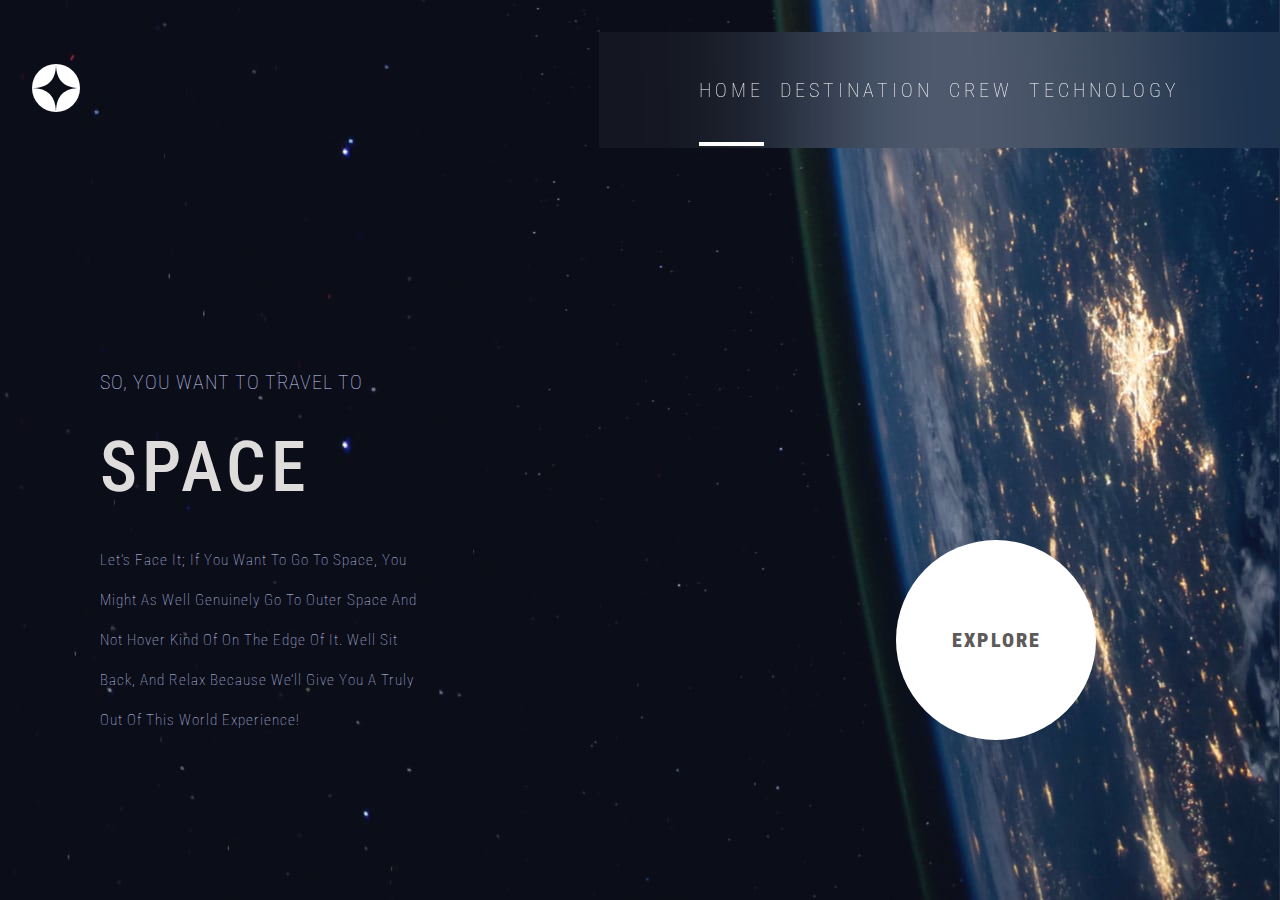
<file: starter-code/index.html>
<!DOCTYPE html>
<html lang="en">
<head>
  <meta charset="UTF-8">
  <meta name="viewport" content="width=device-width, initial-scale=1.0">

  <link rel="stylesheet" href="https://cdnjs.cloudflare.com/ajax/libs/font-awesome/5.14.0/css/all.min.css" />
<link rel="preconnect" href="https://fonts.googleapis.com">
<link rel="preconnect" href="https://fonts.gstatic.com" crossorigin>
<link href="https://fonts.googleapis.com/css2?family=Roboto+Condensed:wght@300&display=swap" rel="stylesheet">
<link href="https://fonts.googleapis.com/css2?family=Roboto+Condensed:wght@300&family=Zen+Kurenaido&display=swap"
  rel="stylesheet">
    <link rel="stylesheet" href="styles.css">
  <link rel="icon" type="image/png" sizes="32x32" href="./assets/favicon-32x32.png">


  
  <title>Frontend Mentor | Space tourism website</title>
</head>
<body>
  <header>
    <aside class="sidebar">
    
      <div class="sidebar-header">
        <img src="./assets/shared/logo.svg" class="side-logo" alt="">
        <button class="close-btn">
          <i class="fas fa-times"></i>
        </button>
      </div>
      <ul class="links">
        <li>
          <a href="index.html">00 home</a>
        </li>
        <li>
          <a href="destination-europa.html">01 destination</a>
        </li>
        <li>
          <a href="crew-commander.html">02 crew</a>
        </li>
        <li>
          <a href="technology-capsule.html">03 Technology</a>
        </li>
      </ul>
    
    </aside>
    <nav>
      <div class="nav-header">
  <div class="nav-center">
    <div class="tab-logo">
<img src="./assets/shared/logo.svg" class="logo" alt="">
    </div>
   
  
    <ul class="tab-links">
      <li>
        <a  id="curr-link"  href="index.html"> home</a>
      </li>
      <li>
        <a  href="destination-europa.html">destination</a>
      </li>
      <li>
        <a href="crew-commander.html"> crew</a>
      </li>
      <li>
        <a href="technology-capsule.html">Technology</a>
      </li>
    </ul>

    <button class="nav-toggle btn">
      <i class="fas fa-bars"></i>
    </button>
  </div>

    
      </div>
    
    </nav>


  </header>
<main>
<div class="container">
  <div>
<h3>
  So, you want to travel to
</h3>
  </div>
 <div>
    <h1>
      Space
    </h1>
 </div>
 <div>
<h4>
  Let’s face it; if you want to go to space, you might as well genuinely go to
  outer space and not hover kind of on the edge of it. Well sit back, and relax
  because we’ll give you a truly out of this world experience!
</h4>
 </div>

 
</div>

</main>
<div class="btn-ex">
<a href="#">Explore</a>
</div>

<script src="app.js"></script>
</body>
</html>
</file>
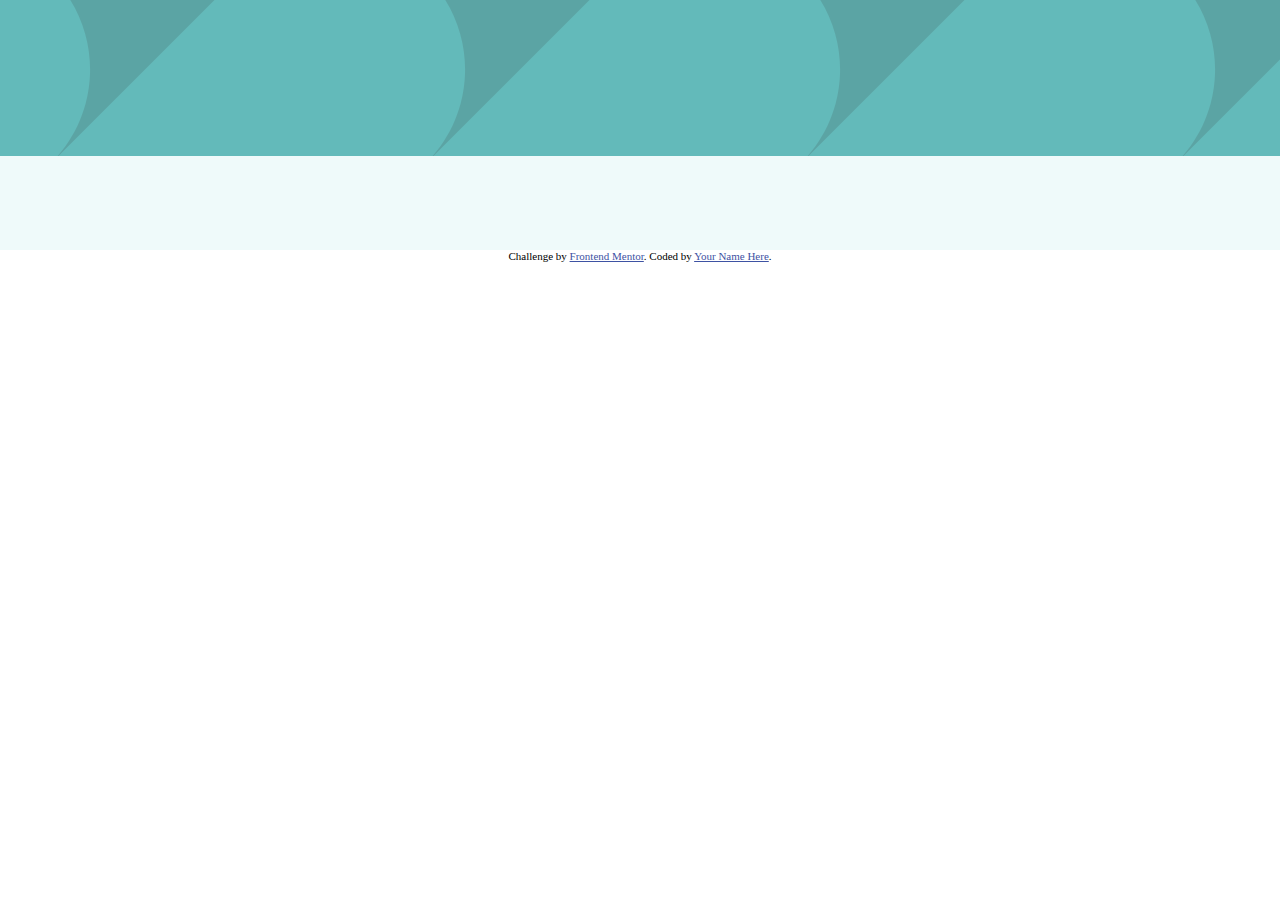
<file: static-job-listings-master/index.html>
<!DOCTYPE html>
<html lang="en">
<head>
  <meta charset="UTF-8">
  <meta name="viewport" content="width=device-width, initial-scale=1.0"> <!-- displays site properly based on user's device -->

  <link rel="icon" type="image/png" sizes="32x32" href="./images/favicon-32x32.png">
  <link rel="preconnect" href="https://fonts.googleapis.com">
  <link rel="preconnect" href="https://fonts.gstatic.com" crossorigin>
  <link href="https://fonts.googleapis.com/css2?family=Spartan:wght@300&display=swap" rel="stylesheet">
  
  <link rel="stylesheet" href="styles.css">
  
  <title>Frontend Mentor | Job Listings</title>

  <!-- Feel free to remove these styles or customise in your own stylesheet 👍 -->
  <style>
    .attribution { font-size: 11px; text-align: center; }
    .attribution a { color: hsl(228, 45%, 44%); }
  </style>
</head>
<body>
  <header class="header">
<div class="header-img"></div>
  </header>
  <div class="container">
    
<!-- <article class="profile">
  <img src="./images/photosnap.svg" alt="logo" class="logo">
  <div class="profile-header">
    <h5 class="company">Photosnap</h5>
    <button class="new">
      New!
    </button>
    <button class="featured">
      featured
    </button>

  </div>
  <h3 class="position">
    Senior Frontend Developer
  </h3>
  <ul>
    <li id="cont" class="time">1d ago</li>
    <li class="time">Full Time</li>
    <li class="time">USA Only</li>

  </ul>
  <div class="filter">
    <button class="filter-btn" type="button" data-id="">
      Frontend
    </button>
    <button class="filter-btn" type="button" data-id="">
      Senior
    </button>
    <button class="filter-btn" type="button" data-id="">
      HTML
    </button>
    <button class="filter-btn" type="button" data-id="">
      CSS
    </button>
    <button class="filter-btn" type="button" data-id="">
      JavaScript
    </button>

  </div>

</article>

<article class="profile">
  <img src="./images/photosnap.svg" alt="logo" class="logo">
  <div class="profile-header">
    <h5 class="company">Photosnap</h5>
    <button class="new">
      New!
    </button>
    <button class="featured">
      featured
    </button>

  </div>
  <h3 class="position">
    Senior Frontend Developer
  </h3>
  <ul>
    <li id="cont" class="time">1d ago</li>
    <li class="time">Full Time</li>
    <li class="time">USA Only</li>

  </ul>
  <div class="filter">
    <button class="filter-btn" type="button" data-id="">
      Frontend
    </button>
    <button class="filter-btn" type="button" data-id="">
      Senior
    </button>
    <button class="filter-btn" type="button" data-id="">
      HTML
    </button>
    <button class="filter-btn" type="button" data-id="">
      CSS
    </button>
    <button class="filter-btn" type="button" data-id="">
      JavaScript
    </button>

  </div>

</article> -->


    </div>
   
  
  
  
  <div class="attribution">
    Challenge by <a href="https://www.frontendmentor.io?ref=challenge" target="_blank">Frontend Mentor</a>. 
    Coded by <a href="#">Your Name Here</a>.
  </div>
  <script src="app.js"></script>
</body>
</html>
</file>
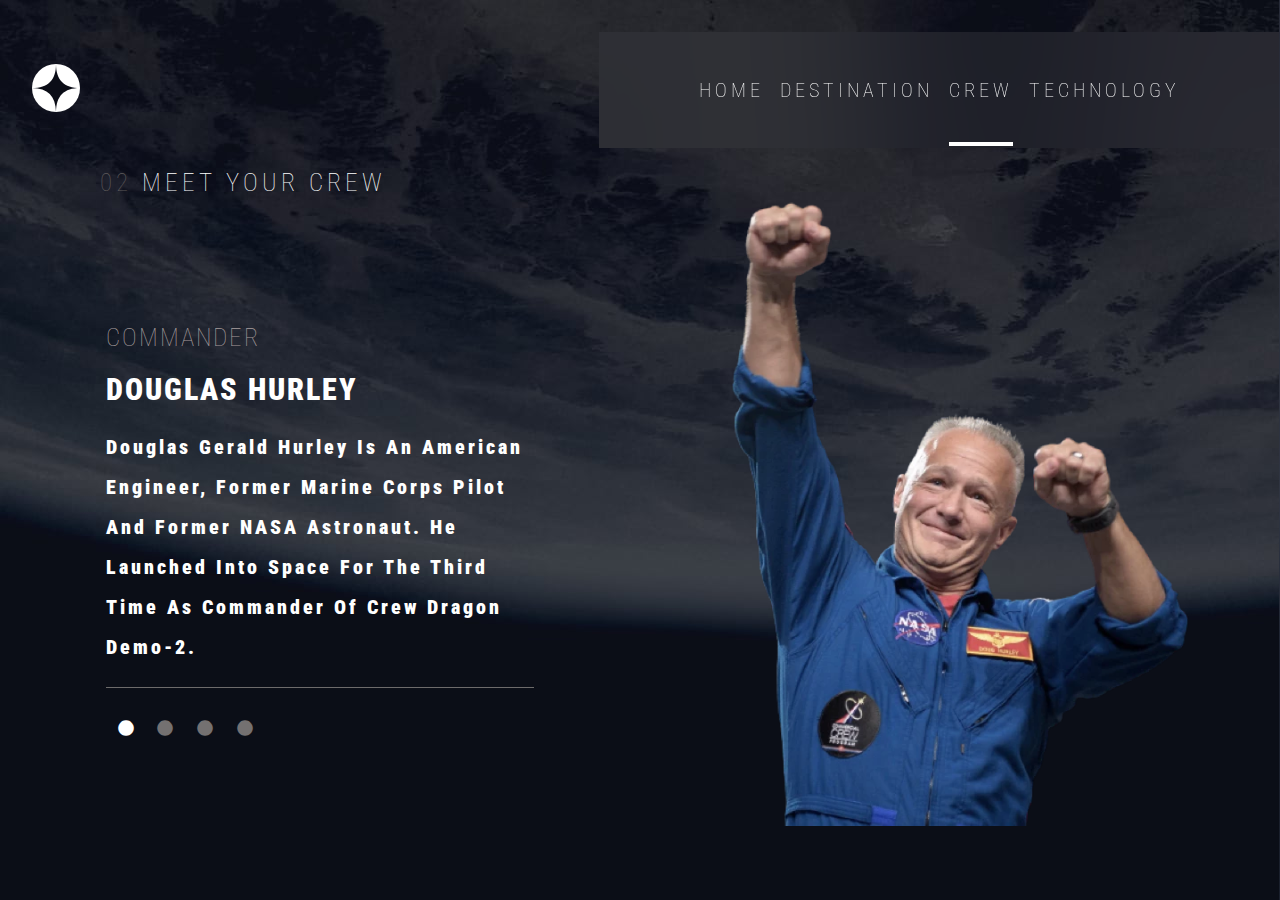
<file: starter-code/crew-commander.html>
<!DOCTYPE html>
<html lang="en">
<head>
  <meta charset="UTF-8">
  <meta name="viewport" content="width=device-width, initial-scale=1.0">
  <link rel="stylesheet" href="https://cdnjs.cloudflare.com/ajax/libs/font-awesome/5.14.0/css/all.min.css" />
  <link rel="preconnect" href="https://fonts.googleapis.com">
  <link rel="preconnect" href="https://fonts.gstatic.com" crossorigin>
  <link href="https://fonts.googleapis.com/css2?family=Roboto+Condensed:wght@300&display=swap" rel="stylesheet">
  <link href="https://fonts.googleapis.com/css2?family=Roboto+Condensed:wght@300&family=Zen+Kurenaido&display=swap"
    rel="stylesheet">
  <link rel="stylesheet" href="styles.css">
<link rel="stylesheet" href="crewstyle.css">

  <link rel="icon" type="image/png" sizes="32x32" href="./assets/favicon-32x32.png">
  
  <title>Frontend Mentor | Space tourism website</title>
</head>
<body>
<header>
  <aside class="sidebar">

    <div class="sidebar-header">
      <img src="./assets/shared/logo.svg" class="side-logo" alt="">

      <button class="close-btn">
        <i class="fas fa-times"></i>
      </button>
    </div>
    <ul class="links">
      <li>
        <a href="index.html">00 home</a>
      </li>
      <li>
        <a href="destination-europa.html">01 destination</a>
      </li>
      <li>
        <a href="crew-commander.html">02 crew</a>
      </li>
      <li>
        <a href="technology-capsule.html">03 Technology</a>
      </li>
    </ul>

  </aside>
  <nav>
    <div class="nav-header">
      <div class="nav-center">
        <div class="tab-logo">
          <img src="./assets/shared/logo.svg" class="logo" alt="">
        </div>
<ul class="tab-links">
  <li>
    <a href="index.html"> home</a>
  </li>
  <li>
    <a href="destination-europa.html">destination</a>
  </li>
  <li>
    <a id="curr-link"  href="crew-commander.html"> crew</a>
  </li>
  <li>
    <a href="technology-capsule.html">Technology</a>
  </li>
</ul>
        <button class="nav-toggle btn">
          <i class="fas fa-bars"></i>
        </button>
      </div>


    </div>

  </nav>


</header>

<div class="crew-desk">
  <div>
    <main>
      <div class="crew-text">
        <h3>
          <span id="number">02</span> Meet your crew
        </h3>
      </div>
      <div class="crew-image-container">
        
        <div>
  
        </div>
        <!-- article -->
        <article class="review">
  
          <div class="crew-image">
            <img src="./assets/crew/image-douglas-hurley.webp" alt="">
          </div>
          <div class="btns">
            <button class="next-btn">
              <a id="curr-btn" href="crew-commander.html"><i class="fas fa-circle"></i></a>
  
            </button>
            <button class="next-btn">
              <a href="crew-specialist.html">
                <i class="fas fa-circle">
                </i>
              </a>
  
            </button>
            <button class="next-btn">
              <a href="crew-pilot.html">
                <i class="fas fa-circle"></i>
              </a>
  
            </button>
            <button class="next-btn">
              <a href="crew-engineer.html">
                <i class="fas fa-circle"></i>
              </a>
  
            </button>
          </div>
          <p id="position"> Commander</p>
          <p id="name">Douglas Hurley</p>
          <p id="text">
            Douglas Gerald Hurley is an American engineer, former Marine Corps pilot
            and former NASA astronaut. He launched into space for the third time as
            commander of Crew Dragon Demo-2.
          </p>
          <div class="tab-btns">
            <button class="next-btn">
              <a id="curr-btn" href="crew-commander.html"><i class="fas fa-circle"></i></a>
  
            </button>
            <button class="next-btn">
              <a href="crew-specialist.html">
                <i class="fas fa-circle">
                </i>
              </a>
  
            </button>
            <button class="next-btn">
              <a href="crew-pilot.html">
                <i class="fas fa-circle"></i>
              </a>
  
            </button>
            <button class="next-btn">
              <a href="crew-engineer.html">
                <i class="fas fa-circle"></i>
              </a>
  
            </button>
          </div>
        </article>
        <!-- end of article -->
  
      </div>
    </main>
  </div>
  
  <div class="crew-image-tab">
    <img src="./assets/crew/image-douglas-hurley.webp" alt="">
  </div>

</div>
  <script src="crew.js"></script>
</body>
</html>
</file>
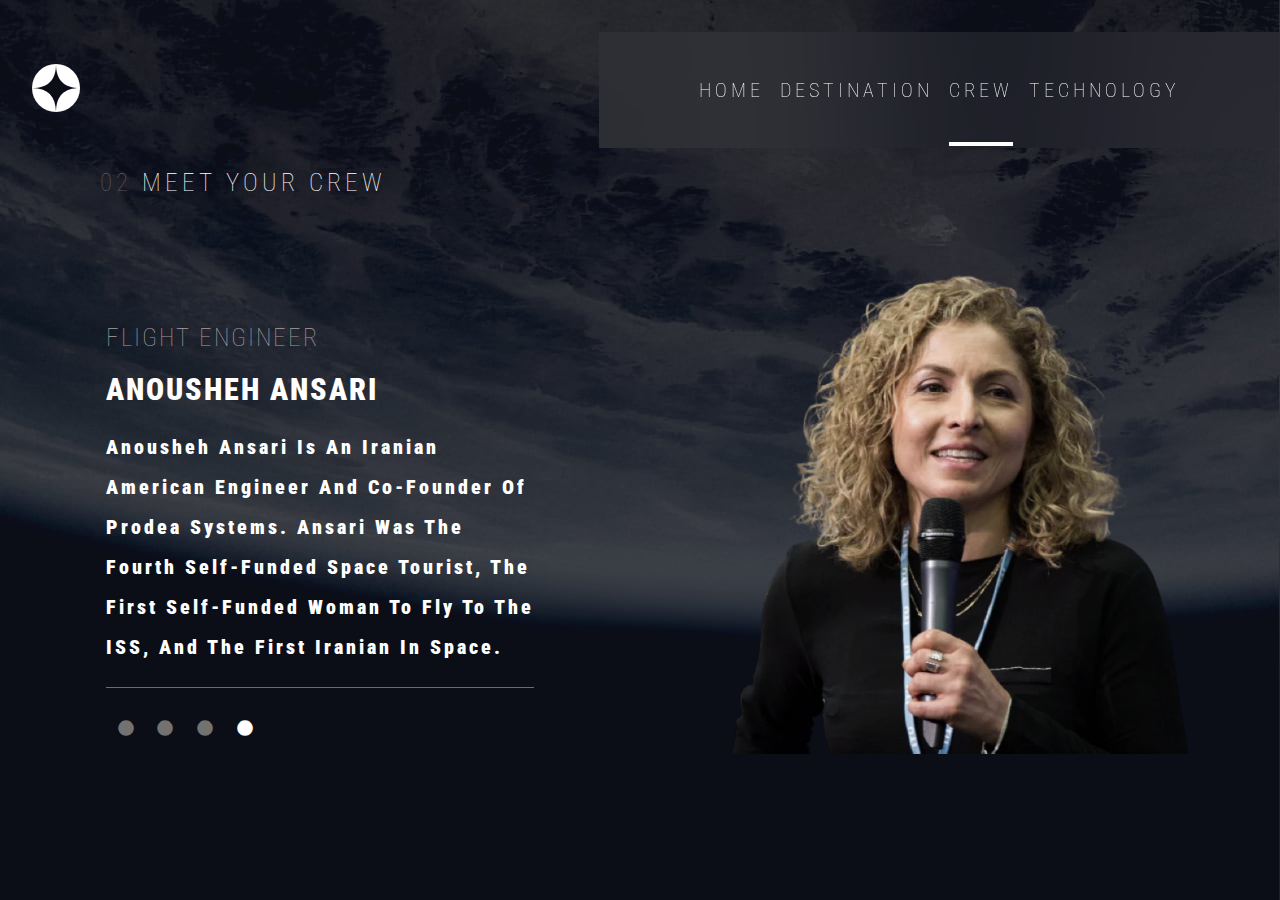
<file: starter-code/crew-engineer.html>
<!DOCTYPE html>
<html lang="en">

<head>
  <meta charset="UTF-8">
  <meta name="viewport" content="width=device-width, initial-scale=1.0">
  <link rel="stylesheet" href="https://cdnjs.cloudflare.com/ajax/libs/font-awesome/5.14.0/css/all.min.css" />
  <link rel="preconnect" href="https://fonts.googleapis.com">
  <link rel="preconnect" href="https://fonts.gstatic.com" crossorigin>
  <link href="https://fonts.googleapis.com/css2?family=Roboto+Condensed:wght@300&display=swap" rel="stylesheet">
  <link href="https://fonts.googleapis.com/css2?family=Roboto+Condensed:wght@300&family=Zen+Kurenaido&display=swap"
    rel="stylesheet">
  <link rel="stylesheet" href="styles.css">
  <link rel="stylesheet" href="crewstyle.css">

  <link rel="icon" type="image/png" sizes="32x32" href="./assets/favicon-32x32.png">

  <title>Frontend Mentor | Space tourism website</title>
</head>

<body>
  <header>
    <aside class="sidebar">

      <div class="sidebar-header">
        <img src="./assets/shared/logo.svg" class="side-logo" alt="">

        <button class="close-btn">
          <i class="fas fa-times"></i>
        </button>
      </div>
      <ul class="links">
        <li>
          <a href="index.html">00 home</a>
        </li>
        <li>
          <a href="destination-europa.html">01 destination</a>
        </li>
        <li>
          <a href="crew-commander.html">02 crew</a>
        </li>
        <li>
          <a href="technology-capsule.html">03 Technology</a>
        </li>
      </ul>

    </aside>
    <nav>
      <div class="nav-header">
        <div class="nav-center">
            <div class="tab-logo">
              <img src="./assets/shared/logo.svg" class="logo" alt="">
            </div>
<ul class="tab-links">
  <li>
    <a href="index.html"> home</a>
  </li>
  <li>
    <a href="destination-europa.html">destination</a>
  </li>
  <li>
    <a id="curr-link"  href="crew-commander.html"> crew</a>
  </li>
  <li>
    <a href="technology-capsule.html">Technology</a>
  </li>
</ul>
          <button class="nav-toggle btn">
            <i class="fas fa-bars"></i>
          </button>
        </div>


      </div>

    </nav>


  </header>
 <div class="crew-desk">
    <main>
            <div class="crew-text">
              <h3>
                <span id="number">02</span> Meet your crew
              </h3>
            </div>
      <div class="crew-image-container">
  
        <!-- article -->
        <article class="review">
    
          <div class="crew-image">
            <img src="./assets/crew/image-anousheh-ansari.webp" alt="">
          </div>
          <div class="btns">
            <button class="next-btn">
              <a href="crew-commander.html"><i class="fas fa-circle"></i></a>
    
            </button>
            <button class="next-btn">
              <a href="crew-specialist.html">
                <i class="fas fa-circle">
                </i>
              </a>
    
            </button>
            <button class="next-btn">
              <a href="crew-pilot.html">
                <i class="fas fa-circle"></i>
              </a>
    
            </button>
            <button class="next-btn">
              <a id="curr-btn" href="crew-engineer.html">
                <i class="fas fa-circle"></i>
              </a>
    
            </button>
          </div>
          <p id="position"> Flight Engineer</p>
          <p id="name">Anousheh Ansari</p>
          <p id="text">
            Anousheh Ansari is an Iranian American engineer and co-founder of Prodea Systems.
            Ansari was the fourth self-funded space tourist, the first self-funded woman to
            fly to the ISS, and the first Iranian in space.
          </p>
          <div class="tab-btns">
            <button class="next-btn">
              <a href="crew-commander.html"><i class="fas fa-circle"></i></a>
    
            </button>
            <button class="next-btn">
              <a href="crew-specialist.html">
                <i class="fas fa-circle">
                </i>
              </a>
    
            </button>
            <button class="next-btn">
              <a href="crew-pilot.html">
                <i class="fas fa-circle"></i>
              </a>
    
            </button>
            <button class="next-btn">
              <a id="curr-btn" href="crew-engineer.html">
                <i class="fas fa-circle"></i>
              </a>
    
            </button>
          </div>
        </article>
        <!-- end of article -->
    
      </div>
    </main>
    <div class="crew-image-tab">
      <img src="./assets/crew/image-anousheh-ansari.webp" alt="">
    </div>
 </div>



  <script src="crew.js"></script>
</body>

</html>
</file>
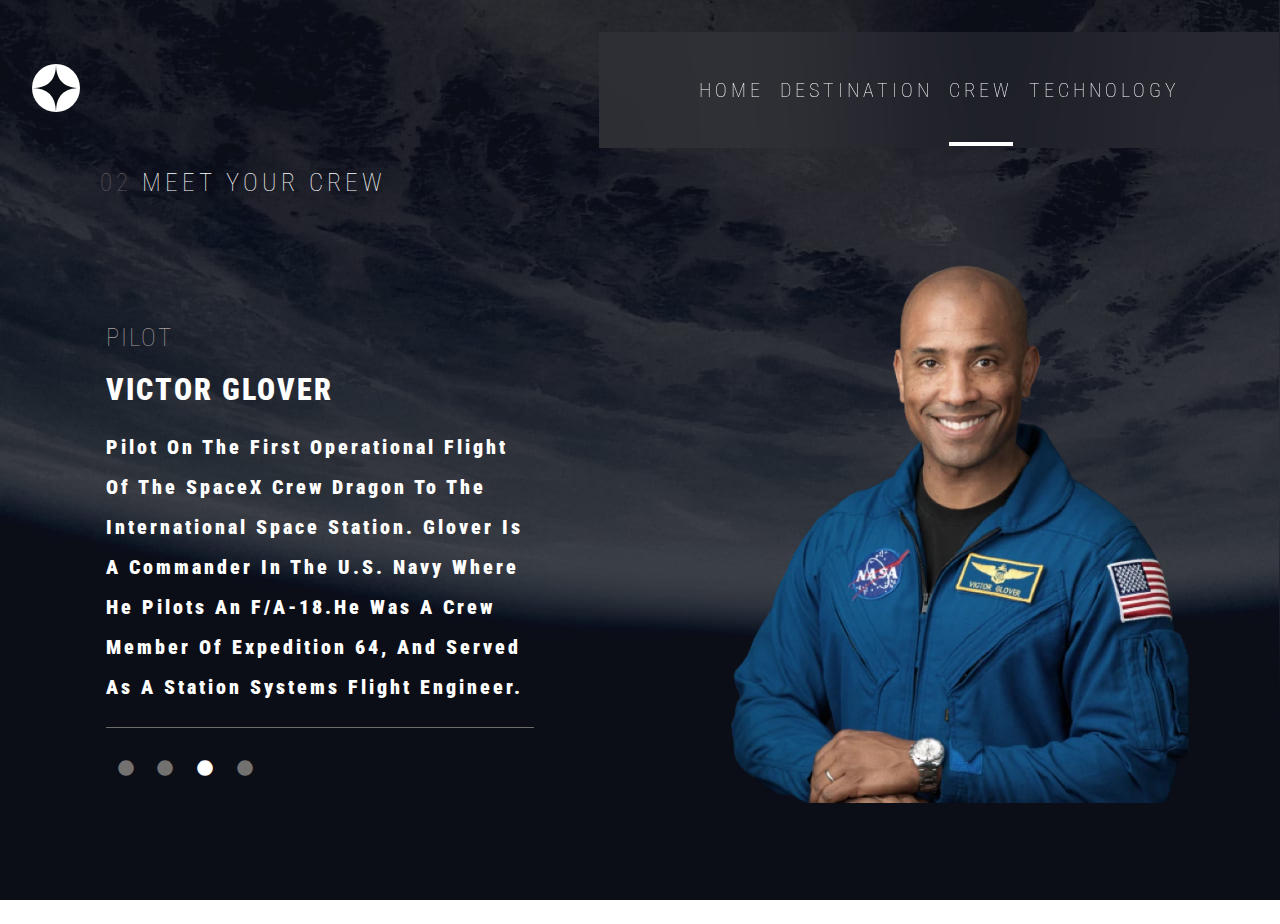
<file: starter-code/crew-pilot.html>
<!DOCTYPE html>
<html lang="en">

<head>
  <meta charset="UTF-8">
  <meta name="viewport" content="width=device-width, initial-scale=1.0">
  <link rel="stylesheet" href="https://cdnjs.cloudflare.com/ajax/libs/font-awesome/5.14.0/css/all.min.css" />
  <link rel="preconnect" href="https://fonts.googleapis.com">
  <link rel="preconnect" href="https://fonts.gstatic.com" crossorigin>
  <link href="https://fonts.googleapis.com/css2?family=Roboto+Condensed:wght@300&display=swap" rel="stylesheet">
  <link href="https://fonts.googleapis.com/css2?family=Roboto+Condensed:wght@300&family=Zen+Kurenaido&display=swap"
    rel="stylesheet">
  <link rel="stylesheet" href="styles.css">
  <link rel="stylesheet" href="crewstyle.css">

  <link rel="icon" type="image/png" sizes="32x32" href="./assets/favicon-32x32.png">

  <title>Frontend Mentor | Space tourism website</title>
</head>

<body>
  <header>
    <aside class="sidebar">

      <div class="sidebar-header">
        <img src="./assets/shared/logo.svg" class="side-logo" alt="">

        <button class="close-btn">
          <i class="fas fa-times"></i>
        </button>
      </div>
      <ul class="links">
        <li>
          <a href="index.html">00 home</a>
        </li>
        <li>
          <a href="destination-europa.html">01 destination</a>
        </li>
        <li>
          <a href="crew-commander.html">02 crew</a>
        </li>
        <li>
          <a href="technology-capsule.html">03 Technology</a>
        </li>
      </ul>

    </aside>
    <nav>
      <div class="nav-header">
        <div class="nav-center">
          <div class="tab-logo">
            <img src="./assets/shared/logo.svg" class="logo" alt="">
          </div>
<ul class="tab-links">
  <li>
    <a href="index.html"> home</a>
  </li>
  <li>
    <a href="destination-europa.html">destination</a>
  </li>
  <li>
    <a id="curr-link"  href="crew-commander.html"> crew</a>
  </li>
  <li>
    <a href="technology-capsule.html">Technology</a>
  </li>
</ul>
          <button class="nav-toggle btn">
            <i class="fas fa-bars"></i>
          </button>
        </div>


      </div>

    </nav>


  </header>
  <div class="crew-desk">
    <main>
          <div class="crew-text">
            <h3>
              <span id="number">02</span> Meet your crew
            </h3>
          </div>
      <div class="crew-image-container">
    
        <!-- article -->
        <article class="review">
    
          <div class="crew-image">
            <img src="./assets/crew/image-victor-glover.webp" alt="">
          </div>
          <div class="btns">
            <button class="next-btn">
              <a href="crew-commander.html"><i class="fas fa-circle"></i></a>
    
            </button>
            <button class="next-btn">
              <a href="crew-specialist.html">
                <i class="fas fa-circle">
                </i>
              </a>
    
            </button>
            <button class="next-btn">
              <a id="curr-btn" href="crew-pilot.html">
                <i class="fas fa-circle"></i>
              </a>
    
            </button>
            <button class="next-btn">
              <a href="crew-engineer.html">
                <i class="fas fa-circle"></i>
              </a>
    
            </button>
          </div>
          <p id="position"> Pilot</p>
          <p id="name">Victor Glover</p>
          <p id="text">
            Pilot on the first operational flight of the SpaceX Crew Dragon to the
            International Space Station. Glover is a commander in the U.S. Navy where
            he pilots an F/A-18.He was a crew member of Expedition 64, and served as a
            station systems flight engineer.
          </p>
          <div class="tab-btns">
            <button class="next-btn">
              <a href="crew-commander.html"><i class="fas fa-circle"></i></a>
    
            </button>
            <button class="next-btn">
              <a href="crew-specialist.html">
                <i class="fas fa-circle">
                </i>
              </a>
    
            </button>
            <button class="next-btn">
              <a id="curr-btn" href="crew-pilot.html">
                <i class="fas fa-circle"></i>
              </a>
    
            </button>
            <button class="next-btn">
              <a href="crew-engineer.html">
                <i class="fas fa-circle"></i>
              </a>
    
            </button>
          </div>
        </article>
        <!-- end of article -->
    
      </div>
    </main>
    <div class="crew-image-tab">
      <img src="./assets/crew/image-victor-glover.webp" alt="">
    </div>
  </div>


  <script src="crew.js"></script>
</body>

</html>
</file>
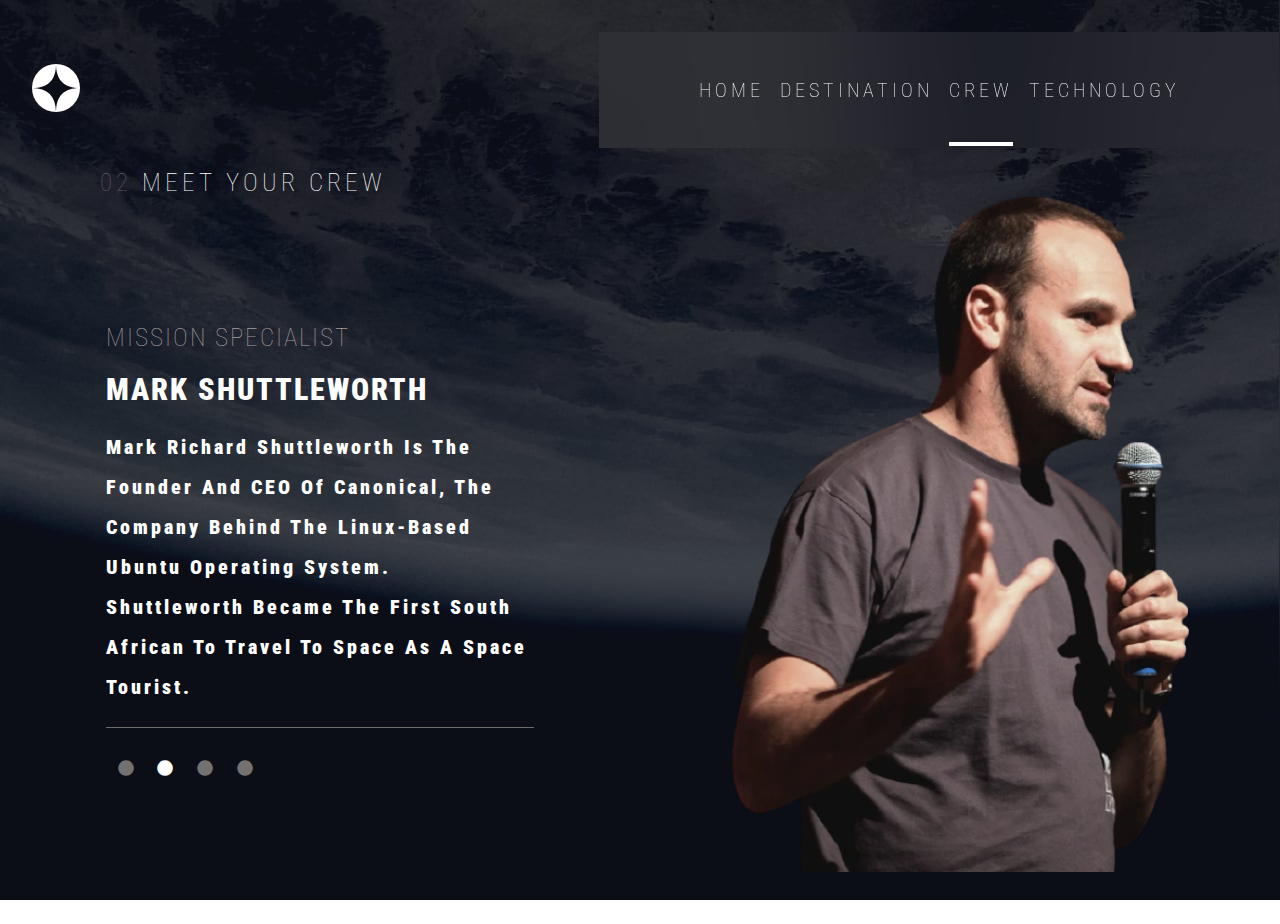
<file: starter-code/crew-specialist.html>
<!DOCTYPE html>
<html lang="en">

<head>
  <meta charset="UTF-8">
  <meta name="viewport" content="width=device-width, initial-scale=1.0">
  <link rel="stylesheet" href="https://cdnjs.cloudflare.com/ajax/libs/font-awesome/5.14.0/css/all.min.css" />
  <link rel="preconnect" href="https://fonts.googleapis.com">
  <link rel="preconnect" href="https://fonts.gstatic.com" crossorigin>
  <link href="https://fonts.googleapis.com/css2?family=Roboto+Condensed:wght@300&display=swap" rel="stylesheet">
  <link href="https://fonts.googleapis.com/css2?family=Roboto+Condensed:wght@300&family=Zen+Kurenaido&display=swap"
    rel="stylesheet">
  <link rel="stylesheet" href="styles.css">
  <link rel="stylesheet" href="crewstyle.css">

  <link rel="icon" type="image/png" sizes="32x32" href="./assets/favicon-32x32.png">

  <title>Frontend Mentor | Space tourism website</title>
</head>

<body>
  <header>
    <aside class="sidebar">

      <div class="sidebar-header">
        <img src="./assets/shared/logo.svg" class="side-logo" alt="">

        <button class="close-btn">
          <i class="fas fa-times"></i>
        </button>
      </div>
      <ul class="links">
        <li>
          <a href="index.html">00 home</a>
        </li>
        <li>
          <a href="destination-europa.html">01 destination</a>
        </li>
        <li>
          <a href="crew-commander.html">02 crew</a>
        </li>
        <li>
          <a href="technology-capsule.html">03 Technology</a>
        </li>
      </ul>

    </aside>
    <nav>
      <div class="nav-header">
        <div class="nav-center">
          <div class="tab-logo">
            <img src="./assets/shared/logo.svg" class="logo" alt="">
          </div>
<ul class="tab-links">
  <li>
    <a href="index.html"> home</a>
  </li>
  <li>
    <a href="destination-europa.html">destination</a>
  </li>
  <li>
    <a id="curr-link"  href="crew-commander.html"> crew</a>
  </li>
  <li>
    <a href="technology-capsule.html">Technology</a>
  </li>
</ul>
          <button class="nav-toggle btn">
            <i class="fas fa-bars"></i>
          </button>
        </div>


      </div>

    </nav>


  </header>
  <div class="crew-desk">
    <main>
        <div class="crew-text">
          <h3>
            <span id="number">02</span> Meet your crew
          </h3>
        </div>
      <div class="crew-image-container">
      
        <!-- article -->
        <article class="review">
    
          <div class="crew-image">
            <img src="./assets/crew/image-mark-shuttleworth.webp" alt="">
          </div>
          <div class="btns">
            <button class="next-btn">
              <a href="crew-commander.html"><i class="fas fa-circle"></i></a>
    
            </button>
            <button class="next-btn">
              <a id="curr-btn" href="crew-specialist.html">
                <i class="fas fa-circle">
                </i>
              </a>
    
            </button>
            <button class="next-btn">
              <a href="crew-pilot.html">
                <i class="fas fa-circle"></i>
              </a>
    
            </button>
            <button class="next-btn">
              <a href="crew-engineer.html">
                <i class="fas fa-circle"></i>
              </a>
    
            </button>
          </div>
          <p id="position"> Mission Specialist</p>
          <p id="name">Mark Shuttleworth</p>
          <p id="text">
            Mark Richard Shuttleworth is the founder and CEO of Canonical, the company behind
            the Linux-based Ubuntu operating system. Shuttleworth became the first South
            African to travel to space as a space tourist.
          </p>
          <div class="tab-btns">
            <button class="next-btn">
              <a href="crew-commander.html"><i class="fas fa-circle"></i></a>
    
            </button>
            <button class="next-btn">
              <a id="curr-btn" href="crew-specialist.html">
                <i class="fas fa-circle">
                </i>
              </a>
    
            </button>
            <button class="next-btn">
              <a href="crew-pilot.html">
                <i class="fas fa-circle"></i>
              </a>
    
            </button>
            <button class="next-btn">
              <a href="crew-engineer.html">
                <i class="fas fa-circle"></i>
              </a>
    
            </button>
          </div>
        </article>
        <!-- end of article -->
    
      </div>
    </main>
    <div class="crew-image-tab">
      <img src="./assets/crew/image-mark-shuttleworth.webp" alt="">
    </div>
  </div>


  <script src="crew.js"></script>
</body>

</html>
</file>
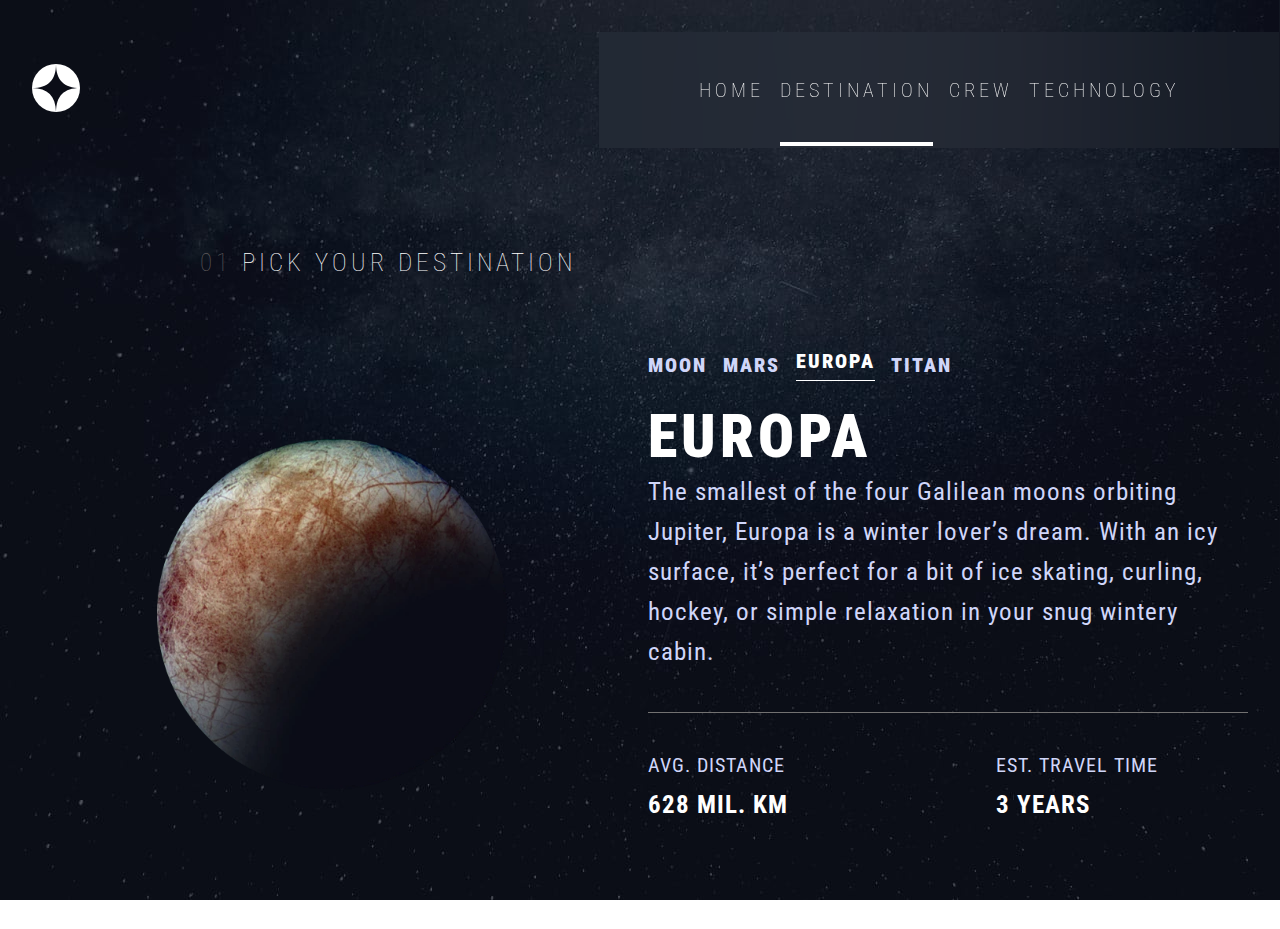
<file: starter-code/destination-europa.html>
<!DOCTYPE html>
<html lang="en">
<head>
  <meta charset="UTF-8">
  <meta name="viewport" content="width=device-width, initial-scale=1.0">

    <link rel="stylesheet" href="https://cdnjs.cloudflare.com/ajax/libs/font-awesome/5.14.0/css/all.min.css" />
    <link rel="preconnect" href="https://fonts.googleapis.com">
    <link rel="preconnect" href="https://fonts.gstatic.com" crossorigin>
    <link href="https://fonts.googleapis.com/css2?family=Roboto+Condensed:wght@300&display=swap" rel="stylesheet">
    <link href="https://fonts.googleapis.com/css2?family=Roboto+Condensed:wght@300&family=Zen+Kurenaido&display=swap"
      rel="stylesheet">
    <link rel="stylesheet" href="styles.css">
    <link rel="stylesheet" href="crewstyle.css">
    <link rel="stylesheet" href="destination.css">
  <link rel="icon" type="image/png" sizes="32x32" href="./assets/favicon-32x32.png">
  
  <title>Frontend Mentor | Space tourism website</title>
</head>
<body>
  <header>
  <aside class="sidebar">
  
    <div class="sidebar-header">
      <img src="./assets/shared/logo.svg" class="side-logo" alt="">
  
      <button class="close-btn">
        <i class="fas fa-times"></i>
      </button>
    </div>
    <ul class="links">
      <li>
        <a href="index.html">00 home</a>
      </li>
      <li>
        <a href="destination-europa.html">01 destination</a>
      </li>
      <li>
        <a href="crew-commander.html">02 crew</a>
      </li>
      <li>
        <a href="technology-capsule.html">03 Technology</a>
      </li>
    </ul>
  
  </aside>
  <nav>
    <div class="nav-header">
      <div class="nav-center">
        <div class="tab-logo">
          <img src="./assets/shared/logo.svg" class="logo" alt="">
        </div>
  <ul class="tab-links">
    <li>
      <a href="index.html"> home</a>
    </li>
    <li>
      <a id="curr-link"  href="destination-europa.html">destination</a>
    </li>
    <li>
      <a href="crew-commander.html"> crew</a>
    </li>
    <li>
      <a href="technology-capsule.html">Technology</a>
    </li>
  </ul>
        <button class="nav-toggle btn">
          <i class="fas fa-bars"></i>
        </button>
      </div>
  
  
    </div>
  
  </nav>
  
  
  </header>
<main>
<div class="container">
  <div class="crew-text">
    <h3>
      <span id="number">01</span> Pick your destination
    </h3>
  </div>

</div>

</main>
<div class="dest-container">
  <div class="dest-img-container">
    <img src="./assets/destination/image-europa.webp" alt="">
  </div>
  <div>
<div class="dest-links">
  <a href="destination-moon.html">Moon</a>
  <a href="destination-mars.html">Mars</a>
  <a id="euro" href="destination-europa.html">Europa</a>
  <a href="destination-titan.html">Titan</a>

</div>
<h1 class="big-txt">
  europa
</h1>
<p class="small-txt">
  The smallest of the four Galilean moons orbiting Jupiter, Europa is a
  winter lover’s dream. With an icy surface, it’s perfect for a bit of
  ice skating, curling, hockey, or simple relaxation in your snug
  wintery cabin.
</p>

<div class="avg-dist">
  <div>
    <p class="avg-heading-txt">
      Avg. distance
    </p>
    <h2 class="avg-number num">
      628 mil. km
    </h2>
  </div>

  <div>
    <p class="avg-heading-txt">
      Est. travel time
    </p>
    <h2 class="avg-number">
      3 years
    </h2>
  </div>

</div>
  </div>

</div>





 

  <script src="destination.js"></script>
</body>
</html>
</file>
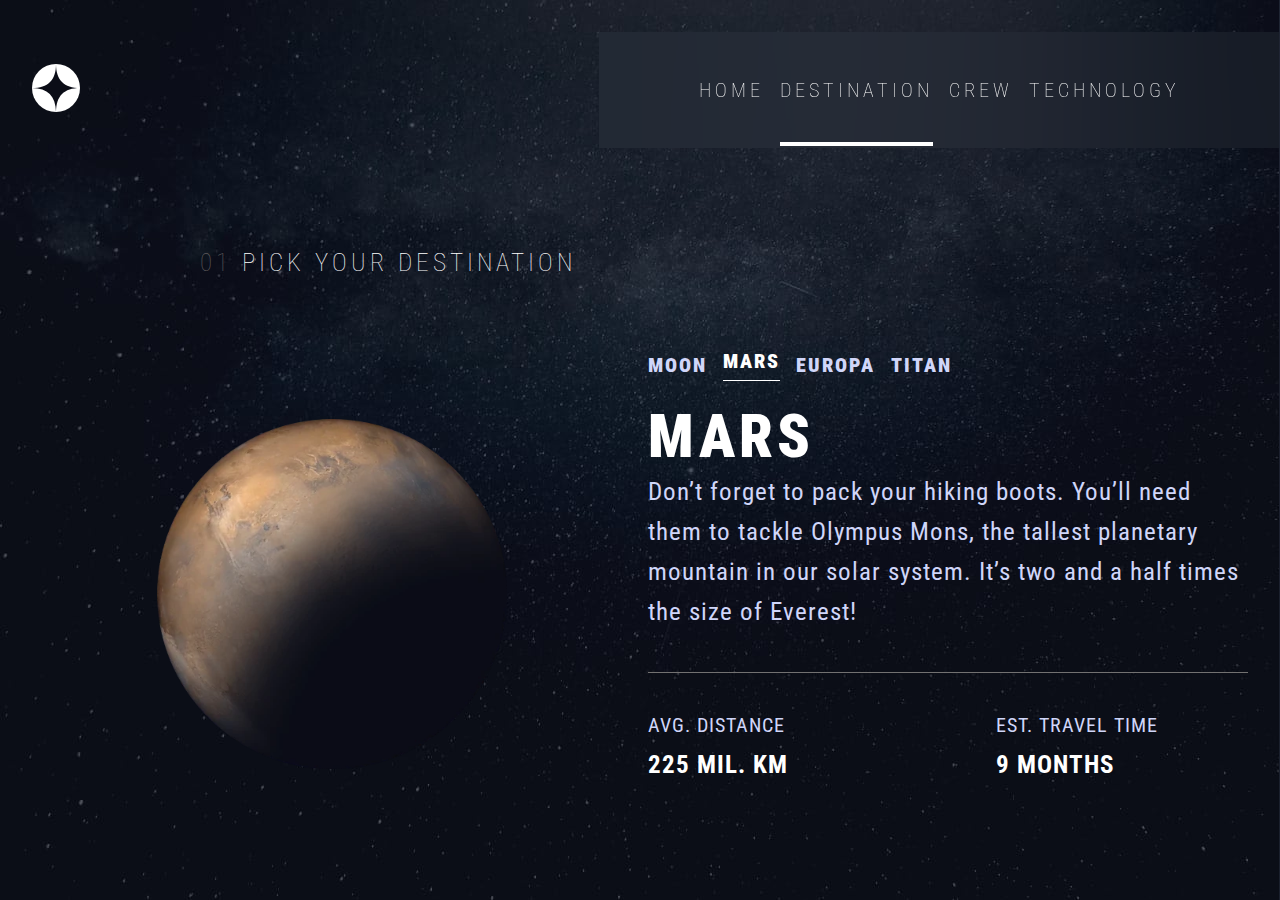
<file: starter-code/destination-mars.html>
<!DOCTYPE html>
<html lang="en">

<head>
  <meta charset="UTF-8">
  <meta name="viewport" content="width=device-width, initial-scale=1.0">

  <link rel="stylesheet" href="https://cdnjs.cloudflare.com/ajax/libs/font-awesome/5.14.0/css/all.min.css" />
  <link rel="preconnect" href="https://fonts.googleapis.com">
  <link rel="preconnect" href="https://fonts.gstatic.com" crossorigin>
  <link href="https://fonts.googleapis.com/css2?family=Roboto+Condensed:wght@300&display=swap" rel="stylesheet">
  <link href="https://fonts.googleapis.com/css2?family=Roboto+Condensed:wght@300&family=Zen+Kurenaido&display=swap"
    rel="stylesheet">
  <link rel="stylesheet" href="styles.css">
  <link rel="stylesheet" href="crewstyle.css">
  <link rel="stylesheet" href="destination.css">
  <link rel="icon" type="image/png" sizes="32x32" href="./assets/favicon-32x32.png">

  <title>Frontend Mentor | Space tourism website</title>
</head>

<body>
  <aside class="sidebar">

    <div class="sidebar-header">
      <img src="./assets/shared/logo.svg" class="side-logo" alt="">

      <button class="close-btn">
        <i class="fas fa-times"></i>
      </button>
    </div>
    <ul class="links">
      <li>
        <a href="index.html">00 home</a>
      </li>
      <li>
        <a href="destination-europa.html">01 destination</a>
      </li>
      <li>
        <a href="crew-commander.html">02 crew</a>
      </li>
      <li>
        <a href="technology-capsule.html">03 Technology</a>
      </li>
    </ul>

  </aside>
  <nav>
    <div class="nav-header">
      <div class="nav-center">
          <div class="tab-logo">
            <img src="./assets/shared/logo.svg" class="logo" alt="">
          </div>
<ul class="tab-links">
  <li>
    <a href="index.html"> home</a>
  </li>
  <li>
    <a id="curr-link"  href="destination-europa.html">destination</a>
  </li>
  <li>
    <a href="crew-commander.html"> crew</a>
  </li>
  <li>
    <a href="technology-capsule.html">Technology</a>
  </li>
</ul>
        <button class="nav-toggle btn">
          <i class="fas fa-bars"></i>
        </button>
      </div>


    </div>

  </nav>


  </header>
  <main>
    <div class="container">
      <div class="crew-text">
        <h3>
          <span id="number">01</span> Pick your destination
        </h3>
      </div>



    </div>

  </main>
  <div class="dest-container">
    <div class="dest-img-container">
      <img src="./assets/destination/image-mars.webp" alt="">
    </div>
    <div>
<div class="dest-links">
  <a href="destination-moon.html">Moon</a>
  <a id="euro" href="destination-mars.html">Mars</a>
  <a href="destination-europa.html">Europa</a>
  <a href="destination-titan.html">Titan</a>

</div>
<h1 class="big-txt">
  mars
</h1>
<p class="small-txt">
  Don’t forget to pack your hiking boots. You’ll need them to tackle Olympus Mons,
  the tallest planetary mountain in our solar system. It’s two and a half times
  the size of Everest!
</p>

<div class="avg-dist">
  <div>
    <p class="avg-heading-txt">
      Avg. distance
    </p>
    <h2 class="avg-number num">
      225 mil. km
    </h2>
  </div>
  <div>
    <p class="avg-heading-txt">
      Est. travel time
    </p>
    <h2 class="avg-number">
      9 months
    </h2>
  </div>
</div>
    </div>
    
  </div>







  <script src="destination.js"></script>
</body>

</html>
</file>
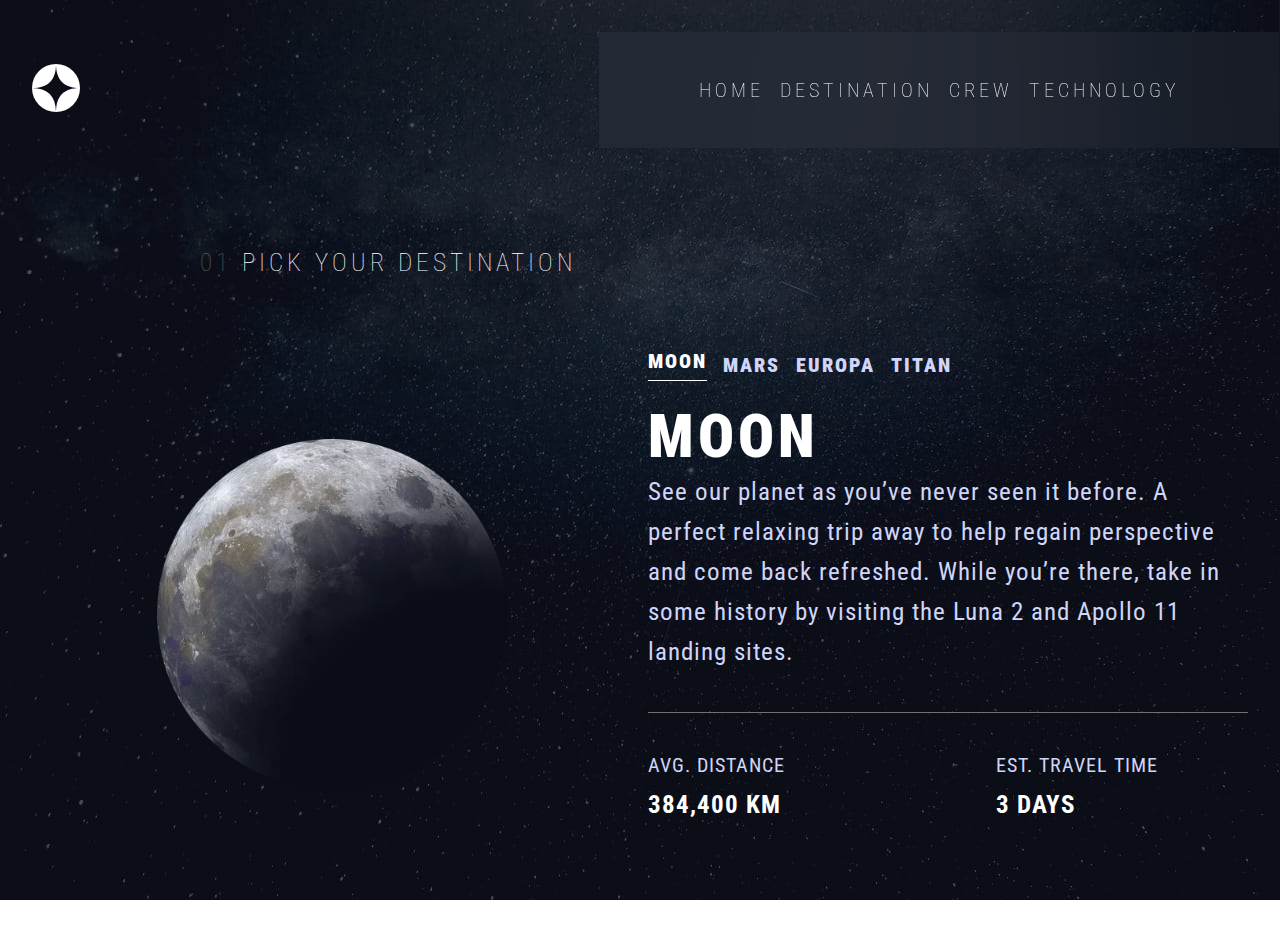
<file: starter-code/destination-moon.html>
<!DOCTYPE html>
<html lang="en">

<head>
  <meta charset="UTF-8">
  <meta name="viewport" content="width=device-width, initial-scale=1.0">

  <link rel="stylesheet" href="https://cdnjs.cloudflare.com/ajax/libs/font-awesome/5.14.0/css/all.min.css" />
  <link rel="preconnect" href="https://fonts.googleapis.com">
  <link rel="preconnect" href="https://fonts.gstatic.com" crossorigin>
  <link href="https://fonts.googleapis.com/css2?family=Roboto+Condensed:wght@300&display=swap" rel="stylesheet">
  <link href="https://fonts.googleapis.com/css2?family=Roboto+Condensed:wght@300&family=Zen+Kurenaido&display=swap"
    rel="stylesheet">
  <link rel="stylesheet" href="styles.css">
  <link rel="stylesheet" href="crewstyle.css">
  <link rel="stylesheet" href="destination.css">
  <link rel="icon" type="image/png" sizes="32x32" href="./assets/favicon-32x32.png">

  <title>Frontend Mentor | Space tourism website</title>
</head>

<body>
  <aside class="sidebar">

    <div class="sidebar-header">
      <img src="./assets/shared/logo.svg" class="side-logo" alt="">

      <button class="close-btn">
        <i class="fas fa-times"></i>
      </button>
    </div>
    <ul class="links">
      <li>
        <a href="index.html">00 home</a>
      </li>
      <li>
        <a id="curr-link"  href="destination-europa.html">01 destination</a>
      </li>
      <li>
        <a href="crew-commander.html">02 crew</a>
      </li>
      <li>
        <a href="technology-capsule.html">03 Technology</a>
      </li>
    </ul>

  </aside>
  <nav>
    <div class="nav-header">
      <div class="nav-center">
        <div class="tab-logo">
          <img src="./assets/shared/logo.svg" class="logo" alt="">
        </div>
<ul class="tab-links">
  <li>
    <a href="index.html"> home</a>
  </li>
  <li>
    <a href="destination-europa.html">destination</a>
  </li>
  <li>
    <a href="crew-commander.html"> crew</a>
  </li>
  <li>
    <a href="technology-capsule.html">Technology</a>
  </li>
</ul>
        <button class="nav-toggle btn">
          <i class="fas fa-bars"></i>
        </button>
      </div>


    </div>

  </nav>


  </header>
  <main>
    <div class="container">
      <div class="crew-text">
        <h3>
          <span id="number">01</span> Pick your destination
        </h3>
      </div>



    </div>

  </main>
  <div class="dest-container">
    <div class="dest-img-container">
      <img src="./assets/destination/image-moon.webp" alt="">
    </div>
    <div>
<div class="dest-links">
  <a id="euro" href="destination-moon.html">Moon</a>
  <a href="destination-mars.html">Mars</a>
  <a href="destination-europa.html">Europa</a>
  <a href="destination-titan.html">Titan</a>

</div>

<h1 class="big-txt">
  moon
</h1>
<p class="small-txt">
  See our planet as you’ve never seen it before. A perfect relaxing trip away to help
  regain perspective and come back refreshed. While you’re there, take in some history
  by visiting the Luna 2 and Apollo 11 landing sites.

</p>

<div class="avg-dist">
  <div>
    <p class="avg-heading-txt">
      Avg. distance
    </p>
    <h2 class="avg-number num">
      384,400 km
    </h2>
  </div>

  <div>
    <p class="avg-heading-txt">
      Est. travel time
    </p>
    <h2 class="avg-number">
      3 days
    </h2>
  </div>
</div>
    </div>
    
  </div>







  <script src="destination.js"></script>
</body>

</html>
</file>
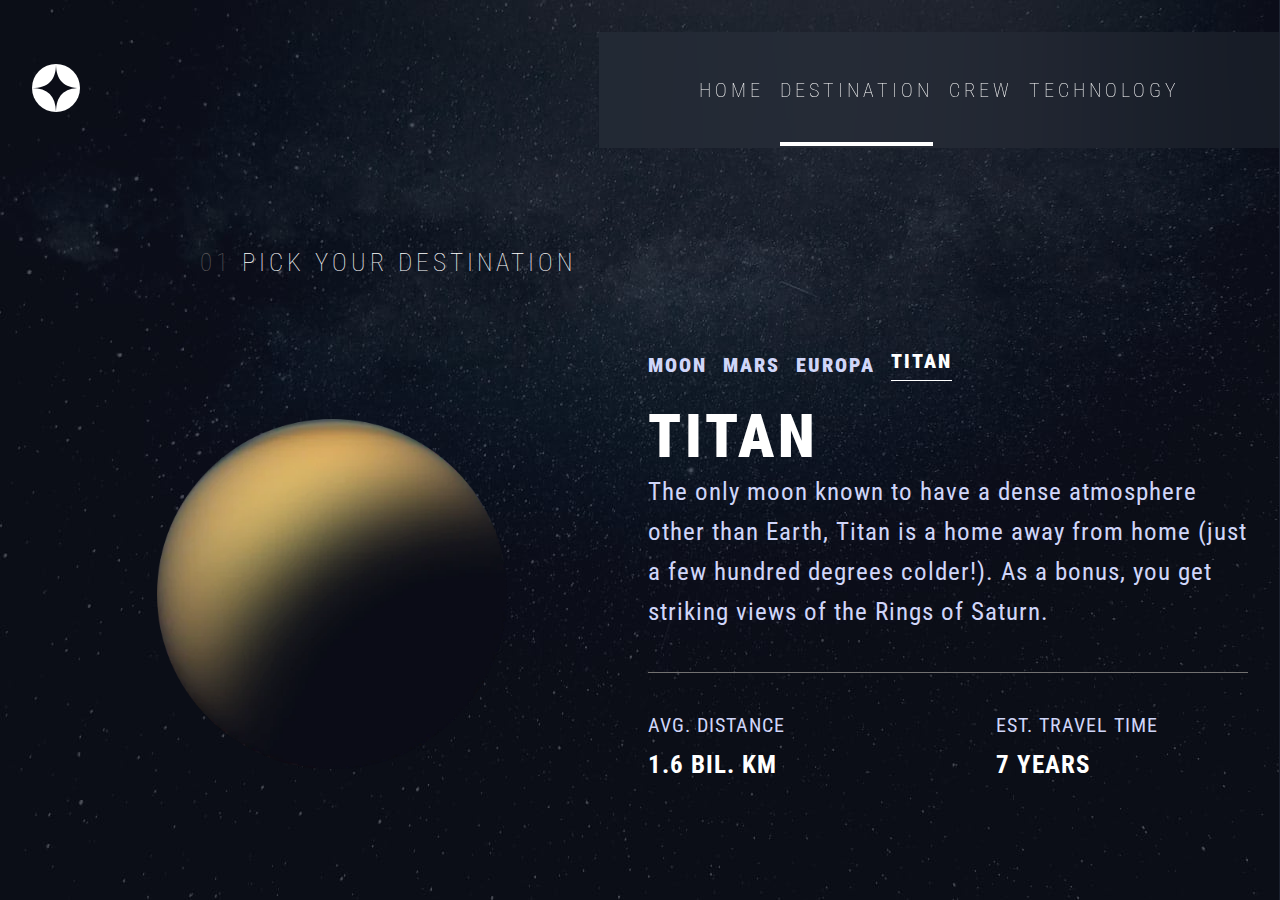
<file: starter-code/destination-titan.html>
<!DOCTYPE html>
<html lang="en">

<head>
  <meta charset="UTF-8">
  <meta name="viewport" content="width=device-width, initial-scale=1.0">

  <link rel="stylesheet" href="https://cdnjs.cloudflare.com/ajax/libs/font-awesome/5.14.0/css/all.min.css" />
  <link rel="preconnect" href="https://fonts.googleapis.com">
  <link rel="preconnect" href="https://fonts.gstatic.com" crossorigin>
  <link href="https://fonts.googleapis.com/css2?family=Roboto+Condensed:wght@300&display=swap" rel="stylesheet">
  <link href="https://fonts.googleapis.com/css2?family=Roboto+Condensed:wght@300&family=Zen+Kurenaido&display=swap"
    rel="stylesheet">
  <link rel="stylesheet" href="styles.css">
  <link rel="stylesheet" href="crewstyle.css">
  <link rel="stylesheet" href="destination.css">
  <link rel="icon" type="image/png" sizes="32x32" href="./assets/favicon-32x32.png">

  <title>Frontend Mentor | Space tourism website</title>
</head>

<body>
  <aside class="sidebar">

    <div class="sidebar-header">
      <img src="./assets/shared/logo.svg" class="side-logo" alt="">

      <button class="close-btn">
        <i class="fas fa-times"></i>
      </button>
    </div>
    <ul class="links">
      <li>
        <a href="index.html">00 home</a>
      </li>
      <li>
        <a href="destination-europa.html">01 destination</a>
      </li>
      <li>
        <a href="crew-commander.html">02 crew</a>
      </li>
      <li>
        <a href="technology-capsule.html">03 Technology</a>
      </li>
    </ul>

  </aside>
  <nav>
    <div class="nav-header">
      <div class="nav-center">
          <div class="tab-logo">
            <img src="./assets/shared/logo.svg" class="logo" alt="">
          </div>
<ul class="tab-links">
  <li>
    <a href="index.html"> home</a>
  </li>
  <li>
    <a  id="curr-link"  href="destination-europa.html">destination</a>
  </li>
  <li>
    <a href="crew-commander.html"> crew</a>
  </li>
  <li>
    <a href="technology-capsule.html">Technology</a>
  </li>
</ul>
        <button class="nav-toggle btn">
          <i class="fas fa-bars"></i>
        </button>
      </div>


    </div>

  </nav>


  </header>
  <main>
    <div class="container">
      <div class="crew-text">
        <h3>
          <span id="number">01</span> Pick your destination
        </h3>
      </div>



    </div>

  </main>
  <div class="dest-container">
    <div class="dest-img-container">
      <img src="./assets/destination/image-titan.webp" alt="">
    </div>
    <div>
<div class="dest-links">
  <a href="destination-moon.html">Moon</a>
  <a href="destination-mars.html">Mars</a>
  <a href="destination-europa.html">Europa</a>
  <a id="euro" href="destination-titan.html">Titan</a>

</div>
<h1 class="big-txt">
  titan
</h1>
<p class="small-txt">
  The only moon known to have a dense atmosphere other than Earth, Titan
  is a home away from home (just a few hundred degrees colder!). As a
  bonus, you get striking views of the Rings of Saturn.
</p>

<div class="avg-dist">
  <div>
    <p class="avg-heading-txt">
      Avg. distance
    </p>
    <h2 class="avg-number num">
      1.6 bil. km
    </h2>
  </div>
  <div>
    <p class="avg-heading-txt">
      Est. travel time
    </p>
    <h2 class="avg-number">
      7 years
    </h2>
  </div>
</div>
    </div>
    
  </div>







  <script src="destination.js"></script>
</body>

</html>
</file>
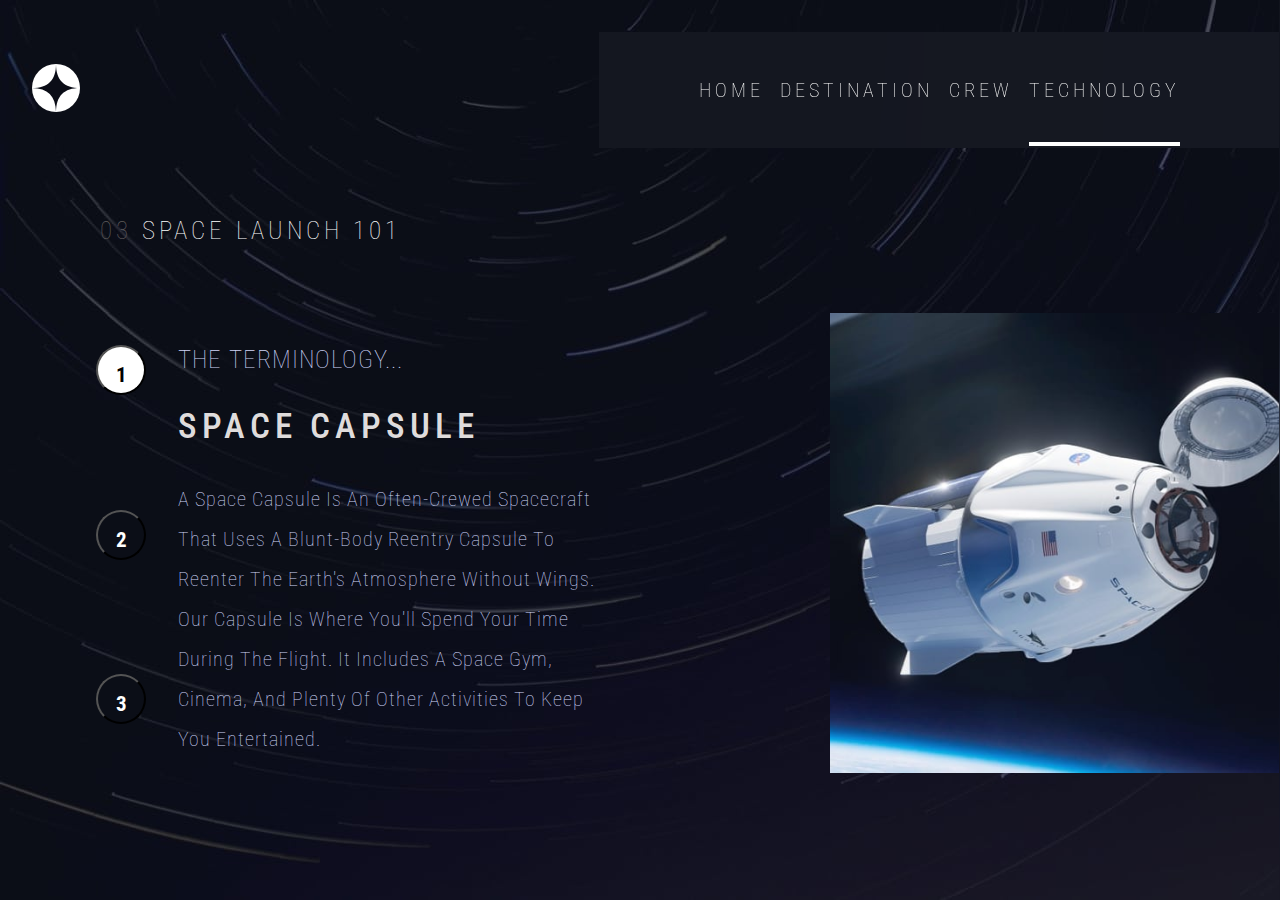
<file: starter-code/technology-capsule.html>
<!DOCTYPE html>
<html lang="en">
<head>
  <meta charset="UTF-8">
  <meta name="viewport" content="width=device-width, initial-scale=1.0">
<link rel="stylesheet" href="https://cdnjs.cloudflare.com/ajax/libs/font-awesome/5.14.0/css/all.min.css" />
<link rel="preconnect" href="https://fonts.googleapis.com">
<link rel="preconnect" href="https://fonts.gstatic.com" crossorigin>
<link href="https://fonts.googleapis.com/css2?family=Roboto+Condensed:wght@300&display=swap" rel="stylesheet">
<link href="https://fonts.googleapis.com/css2?family=Roboto+Condensed:wght@300&family=Zen+Kurenaido&display=swap"
  rel="stylesheet">
<link rel="stylesheet" href="styles.css">
<link rel="stylesheet" href="crewstyle.css">
<link rel="stylesheet" href="technology.css">
  <link rel="icon" type="image/png" sizes="32x32" href="./assets/favicon-32x32.png">
  
  <title>Frontend Mentor | Space tourism website</title>
</head>
<body>
<header>
  <aside class="sidebar">

    <div class="sidebar-header">
      <img src="./assets/shared/logo.svg" class="side-logo" alt="">

      <button class="close-btn">
        <i class="fas fa-times"></i>
      </button>
    </div>
    <ul class="links">
      <li>
        <a href="index.html">00 home</a>
      </li>
      <li>
        <a href="destination-europa.html">01 destination</a>
      </li>
      <li>
        <a href="crew-commander.html">02 crew</a>
      </li>
      <li>
        <a href="technology-capsule.html">03 Technology</a>
      </li>
    </ul>

  </aside>
  <nav>
    <div class="nav-header">
      <div class="nav-center">
      <div class="tab-logo">
        <img src="./assets/shared/logo.svg" class="logo" alt="">
      </div>
<ul class="tab-links">
  <li>
    <a href="index.html"> home</a>
  </li>
  <li>
    <a href="destination-europa.html">destination</a>
  </li>
  <li>
    <a href="crew-commander.html"> crew</a>
  </li>
  <li>
    <a   id="curr-link"   href="technology-capsule.html">Technology</a>
  </li>
</ul>
        <button class="nav-toggle btn">
          <i class="fas fa-bars"></i>
        </button>
      </div>


    </div>

  </nav>


</header>

  <main>
      <div class="crew-text">
        <h3>
          <span id="number">03</span> space launch 101
        </h3>
      </div>
  
  </main>
  <div class="tech-grid">
      <div id="techb"
      class="tech-btns">
        <button id="cap-btn" class="tech-btn">
          <a id="cap-a" href="technology-capsule.html">1</a>
        </button>
        <button class="tech-btn">
          <a href="technology-vehicle.html">2</a>
        </button>
        <button class="tech-btn">
          <a href="technology-spaceport.html">3</a>
        </button>
      </div>

<div>
  <div class="tech-container">
    <img src="./assets/technology/image-space-capsule-landscape.jpg" alt="">

  </div>
  <div class="tech-container-content">
    <div   id="tech-btns-hide" class="tech-btns ">
      <button id="cap-btn" class="tech-btn">
        <a id="cap-a" href="technology-capsule.html">1</a>
      </button>
      <button class="tech-btn">
        <a href="technology-vehicle.html">2</a>
      </button>
      <button class="tech-btn">
        <a href="technology-spaceport.html">3</a>
      </button>
    </div>
    <div>
      <h3>
        The terminology...
      </h3>
    </div>
    <div>
      <h1>
        Space capsule
      </h1>
    </div>
    <div>
      <h4>
        A space capsule is an often-crewed spacecraft that uses a blunt-body reentry
        capsule to reenter the Earth's atmosphere without wings. Our capsule is where
        you'll spend your time during the flight. It includes a space gym, cinema,
        and plenty of other activities to keep you entertained.
      </h4>
    </div>
  </div>
</div>

<div class="tech-container-desk">
  <img src="./assets/technology/image-space-capsule-portrait.jpg" alt="">

</div>
  </div>
 



<script src="destination.js"></script>
</body>
</html>
</file>
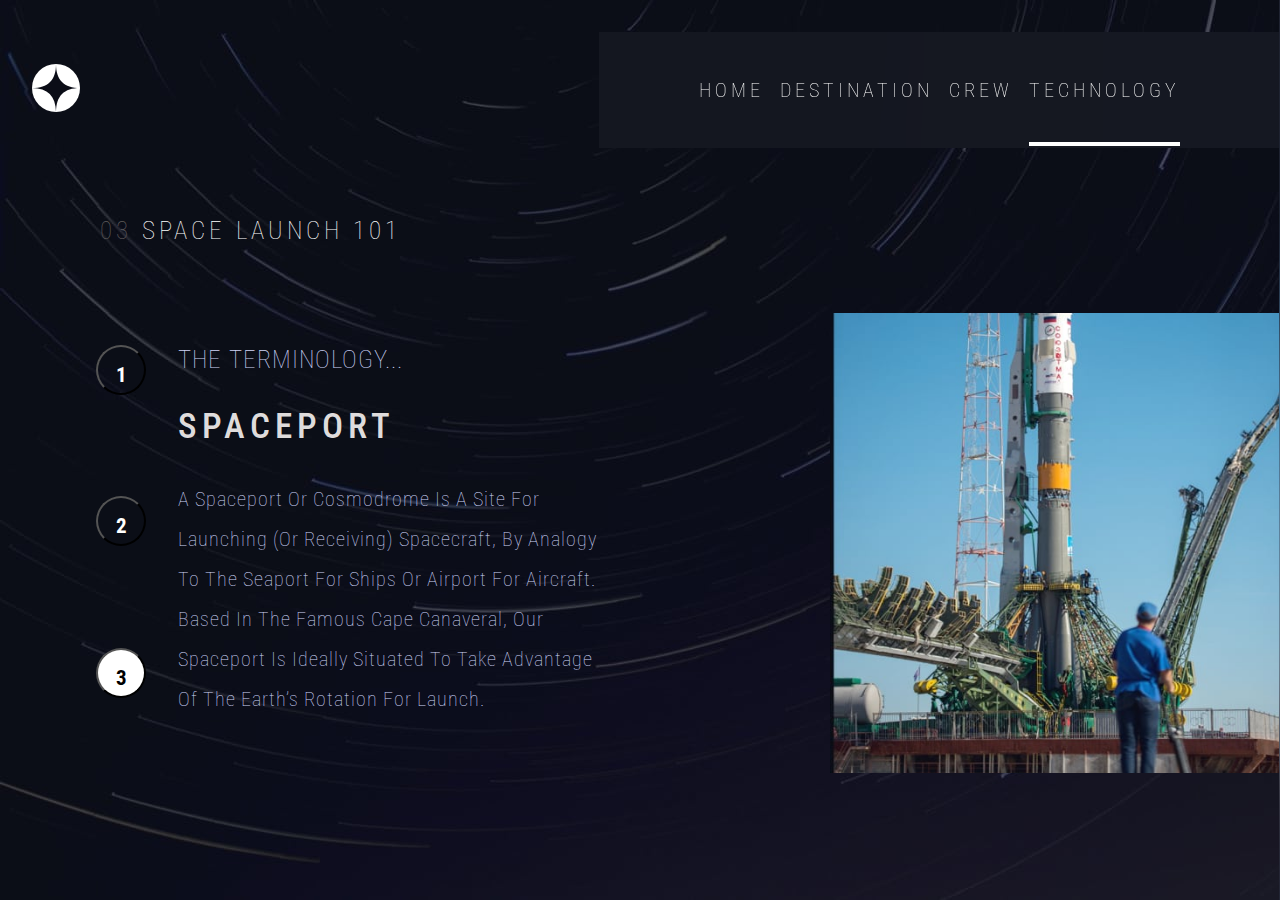
<file: starter-code/technology-spaceport.html>
<!DOCTYPE html>
<html lang="en">

<head>
  <meta charset="UTF-8">
  <meta name="viewport" content="width=device-width, initial-scale=1.0">
  <link rel="stylesheet" href="https://cdnjs.cloudflare.com/ajax/libs/font-awesome/5.14.0/css/all.min.css" />
  <link rel="preconnect" href="https://fonts.googleapis.com">
  <link rel="preconnect" href="https://fonts.gstatic.com" crossorigin>
  <link href="https://fonts.googleapis.com/css2?family=Roboto+Condensed:wght@300&display=swap" rel="stylesheet">
  <link href="https://fonts.googleapis.com/css2?family=Roboto+Condensed:wght@300&family=Zen+Kurenaido&display=swap"
    rel="stylesheet">
  <link rel="stylesheet" href="styles.css">
  <link rel="stylesheet" href="crewstyle.css">
  <link rel="stylesheet" href="technology.css">
  <link rel="icon" type="image/png" sizes="32x32" href="./assets/favicon-32x32.png">

  <title>Frontend Mentor | Space tourism website</title>
</head>

<body>
  <header>
    <aside class="sidebar">

      <div class="sidebar-header">
        <img src="./assets/shared/logo.svg" class="side-logo" alt="">

        <button class="close-btn">
          <i class="fas fa-times"></i>
        </button>
      </div>
      <ul class="links">
        <li>
          <a href="index.html">00 home</a>
        </li>
        <li>
          <a href="destination-europa.html">01 destination</a>
        </li>
        <li>
          <a href="crew-commander.html">02 crew</a>
        </li>
        <li>
          <a href="technology-capsule.html">03 Technology</a>
        </li>
      </ul>

    </aside>
    <nav>
      <div class="nav-header">
        <div class="nav-center">
          <div class="tab-logo">
            <img src="./assets/shared/logo.svg" class="logo" alt="">
          </div>
          <ul class="tab-links">
            <li>
              <a href="index.html"> home</a>
            </li>
            <li>
              <a href="destination-europa.html">destination</a>
            </li>
            <li>
              <a href="crew-commander.html"> crew</a>
            </li>
            <li>
              <a id="curr-link" href="technology-capsule.html">Technology</a>
            </li>
          </ul>

          <button class="nav-toggle btn">
            <i class="fas fa-bars"></i>
          </button>
        </div>


      </div>

    </nav>


  </header>
  <main>
      <div class="crew-text">
        <h3>
          <span id="number">03</span> space launch 101
        </h3>
      </div>

  </main>
<div class="tech-grid">
  <div id="techb" class="tech-btns">
    <button class="tech-btn">
      <a href="technology-capsule.html">1</a>
    </button>
    <button class="tech-btn">
      <a href="technology-vehicle.html">2</a>
    </button>
    <button id="cap-btn" class="tech-btn">
      <a id="cap-a" href="technology-spaceport.html">3</a>
    </button>
  </div>
  <div>
    <div class="tech-container">
      <img src="./assets/technology/image-spaceport-landscape.jpg" alt="">
  
    </div>
  
    <div class="tech-container-content">
      <div id="tech-btns-hide" class="tech-btns">
        <button class="tech-btn">
          <a href="technology-capsule.html">1</a>
        </button>
        <button class="tech-btn">
          <a href="technology-vehicle.html">2</a>
        </button>
        <button id="cap-btn" class="tech-btn">
          <a id="cap-a" href="technology-spaceport.html">3</a>
        </button>
      </div>
      <div>
        <h3>
          The terminology...
        </h3>
      </div>
      <div>
        <h1>
          Spaceport
        </h1>
      </div>
      <div>
        <h4>
          A spaceport or cosmodrome is a site for launching (or receiving) spacecraft,
          by analogy to the seaport for ships or airport for aircraft. Based in the
          famous Cape Canaveral, our spaceport is ideally situated to take advantage
          of the Earth’s rotation for launch.
        </h4>
      </div>
    </div>
  </div>
  <div class="tech-container-desk">
    <img src="./assets/technology/image-spaceport-portrait.jpg" alt="">
  
  </div>
</div>




  <script src="destination.js"></script>
</body>

</html>
</file>
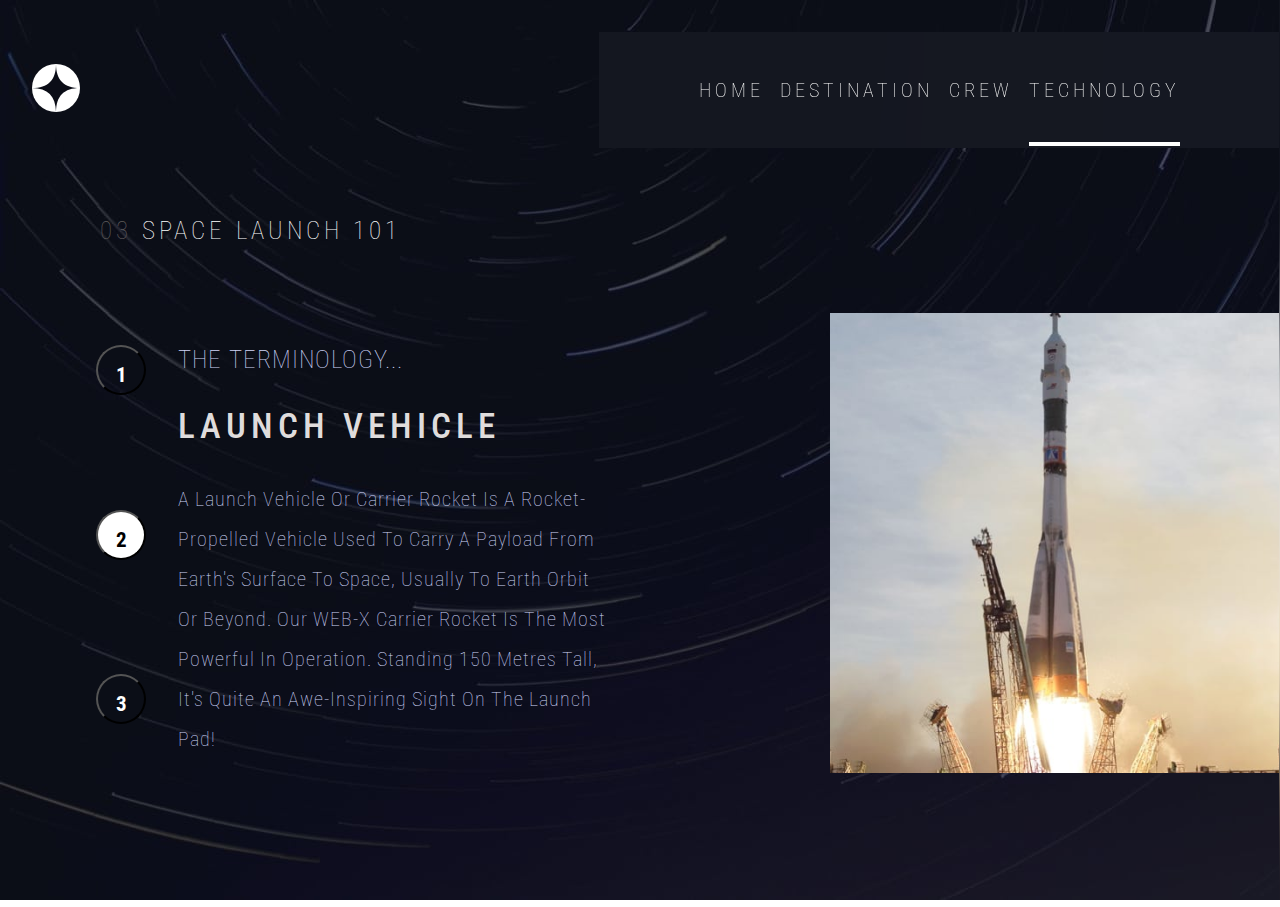
<file: starter-code/technology-vehicle.html>
<!DOCTYPE html>
<html lang="en">

<head>
  <meta charset="UTF-8">
  <meta name="viewport" content="width=device-width, initial-scale=1.0">
  <link rel="stylesheet" href="https://cdnjs.cloudflare.com/ajax/libs/font-awesome/5.14.0/css/all.min.css" />
  <link rel="preconnect" href="https://fonts.googleapis.com">
  <link rel="preconnect" href="https://fonts.gstatic.com" crossorigin>
  <link href="https://fonts.googleapis.com/css2?family=Roboto+Condensed:wght@300&display=swap" rel="stylesheet">
  <link href="https://fonts.googleapis.com/css2?family=Roboto+Condensed:wght@300&family=Zen+Kurenaido&display=swap"
    rel="stylesheet">
  <link rel="stylesheet" href="styles.css">
  <link rel="stylesheet" href="crewstyle.css">
  <link rel="stylesheet" href="technology.css">
  <link rel="icon" type="image/png" sizes="32x32" href="./assets/favicon-32x32.png">

  <title>Frontend Mentor | Space tourism website</title>
</head>

<body>
  <header>
    <aside class="sidebar">

      <div class="sidebar-header">
        <img src="./assets/shared/logo.svg" class="side-logo" alt="">

        <button class="close-btn">
          <i class="fas fa-times"></i>
        </button>
      </div>
      <ul class="links">
        <li>
          <a href="index.html">00 home</a>
        </li>
        <li>
          <a href="destination-europa.html">01 destination</a>
        </li>
        <li>
          <a href="crew-commander.html">02 crew</a>
        </li>
        <li>
          <a href="technology-capsule.html">03 Technology</a>
        </li>
      </ul>

    </aside>
    <nav>
      <div class="nav-header">
        <div class="nav-center">
          <div class="tab-logo">
            <img src="./assets/shared/logo.svg" class="logo" alt="">
          </div>
          <ul class="tab-links">
            <li>
              <a href="index.html"> home</a>
            </li>
            <li>
              <a href="destination-europa.html">destination</a>
            </li>
            <li>
              <a href="crew-commander.html"> crew</a>
            </li>
            <li>
              <a id="curr-link" href="technology-capsule.html">Technology</a>
            </li>
          </ul>

          <button class="nav-toggle btn">
            <i class="fas fa-bars"></i>
          </button>
        </div>


      </div>

    </nav>


  </header>
  <main>
      <div class="crew-text">
        <h3>
          <span id="number">03</span> space launch 101
        </h3>
      </div>
      </main>

   <div class="tech-grid">
      
   
      <div id="techb" class="tech-btns">
        <button class="tech-btn">
          <a href="technology-capsule.html">1</a>
        </button>
        <button id="cap-btn" class="tech-btn">
          <a id="cap-a" href="technology-vehicle.html">2</a>
        </button>
        <button class="tech-btn">
          <a href="technology-spaceport.html">3</a>
        </button>
      </div>
      
      <div>
        <div class="tech-container">
          <img src="./assets/technology/image-launch-vehicle-landscape.jpg" alt="">
      
        </div>
        <div class="tech-container-content">
          <div id="tech-btns-hide" class="tech-btns">
            <button class="tech-btn">
              <a href="technology-capsule.html">1</a>
            </button>
            <button id="cap-btn" class="tech-btn">
              <a id="cap-a" href="technology-vehicle.html">2</a>
            </button>
            <button class="tech-btn">
              <a href="technology-spaceport.html">3</a>
            </button>
          </div>
          <div>
            <h3>
              The terminology...
            </h3>
          </div>
          <div>
            <h1>
              Launch vehicle
            </h1>
          </div>
          <div>
            <h4>
              A launch vehicle or carrier rocket is a rocket-propelled vehicle used to carry a
              payload from Earth's surface to space, usually to Earth orbit or beyond. Our
              WEB-X carrier rocket is the most powerful in operation. Standing 150 metres tall,
              it's quite an awe-inspiring sight on the launch pad!
            </h4>
          </div>
        </div>
      </div>
      <div class="tech-container-desk">
        <img src="./assets/technology/image-launch-vehicle-portrait.jpg" alt="">
      
      </div>
   </div>



  <script src="destination.js"></script>
</body>

</html>
</file>
<file: starter-code/styles.css>
* {
  padding: 0;
  margin: 0;
  box-sizing: border-box;
}

body {
  background-image: url("./assets/home/background-home-mobile.jpg");
  background-position: center center fixed;
  background-size: cover;
  background-repeat: no-repeat;
  background-attachment: fixed;
  width: 100%;
  height: 100vh;
}

.nav-center {
  padding: 1rem;
  display: flex;
  justify-content: space-between;
}

.logo {
  width: 2rem;
  height: 2rem;
}
.nav-toggle {
  font-size: 2rem;
  color: white;
  background: transparent;
  border-color: transparent;

  cursor: pointer;
  border: none;
  background: none;
}
.nav-toggle:hover {
  color: rgb(102, 159, 245);
  transition: all 0.3s linear;
  outline: none;
}

.container {
  padding: 2rem;
  padding-bottom: 3rem;
  display: grid;
  grid-template-columns: 1fr;
  gap: 2em;
  place-content: center;
  place-items: center;
  justify-content: center;
}

.container h3 {
  color: rgba(208, 214, 249, 1);
  text-transform: uppercase;
  font-weight: 100;
  font-size: 14px;
  font-family: "Roboto Condensed", sans-serif;
  letter-spacing: 1px;
}
.container h1 {
  color: rgb(223, 220, 220);
  text-transform: uppercase;
  font-family: "Roboto Condensed", sans-serif;
  letter-spacing: 5px;
  font-size: 70px;
  font-weight: 500;
}
.container h4 {
  color: rgba(208, 214, 249, 1);
  text-transform: capitalize;
  font-weight: 100;
  font-size: 15px;
  font-family: "Roboto Condensed", sans-serif;
  letter-spacing: 1px;
  line-height: 40px;
  text-align: center;
}


.btn-ex {
  /* border: red 1px solid; */
  background-color: white;
  position: absolute;
  /* top: 60%; */
  left: 50%;
  height: 130px;
  border-radius: 50%;
  width: 130px;
  margin-left: -60px;
  margin-bottom: 10%;
  display: flex;
  justify-content: center;
  text-align: center;
}
.btn-ex a {
  margin: auto;
  color: rgb(94, 90, 90);
  text-decoration: none;
  text-align: center;
  text-transform: uppercase;
  font-size: 20px;
  font-family: "Roboto Condensed", sans-serif;
  letter-spacing: 2px;
  font-weight: 900;
  cursor: pointer;
}
.sidebar {
  position: absolute;
  height: 100%;
  right: 0;
  width: 67%;
  background-color: rgb(52, 59, 80);
  backdrop-filter: blur(60px);
  z-index: 1;
  background-size: cover;
  position: fixed;
  transition: all 0.3s linear;
  transform: translate(100%);
  /* border: orangered 1px solid; */
}
.show-sidebar {
  transform: translate(0);
}
.sidebar-header {
  padding: 1rem;
  display: flex;
  justify-content: space-between;
}
.close-btn {
  font-size: 2rem;
  background: transparent;
  color: rgb(255, 255, 255);
  cursor: pointer;
  border: none;
  border: transparent;
  outline: none;
}
.close-btn:hover {
  color: rgb(235, 48, 48);
  transition: all 0.3s linear;
}
.links {
  display: grid;
  grid-template-columns: 1fr;
  gap: 1em;
  margin-top: 20%;
  padding: 1rem;
}
ul {
  list-style-type: none;
}
.side-logo {
  visibility: hidden;
}
.links a {
  color: white;
  text-decoration: none;
  font-size: 15px;
  letter-spacing: 4px;
  font-family: "Roboto Condensed", sans-serif;
  text-transform: uppercase;
  line-height: 70px;
  cursor: pointer;
}
.links a:hover {
  color: rgb(102, 159, 245);
  transition: all 0.3s linear;
}
.tab-links{
  display: none;
}
.tab-links a:hover{
  color: rgb(102, 159, 245);
  transition: all 0.3s linear;
}
@media screen and (min-width: 768px){

  body{
    background-image: url('./assets/home/background-home-tablet.jpg');
  }
.nav-toggle{
  display: none;
}
.nav-center{
  padding: 0;
}
.tab-logo{
 
  padding: 2rem;
}
.logo{
  height: 3rem;
  width: 3rem;
}
.tab-links{
  display: grid;
  grid-template-columns: repeat(4, 0.1fr);
  gap: 1rem;
  align-items: center;
padding: 35px;
  background-color: rgba(255, 255, 255, 0.04);
backdrop-filter: blur(80px);

}
.tab-links a{
  color: white;
  font-size: 15px;
  text-transform: uppercase;
   font-family: "Roboto Condensed", sans-serif;
   font-weight: lighter;
   letter-spacing: 4px;
text-decoration: none;
  margin: auto;
  padding: auto;
  text-align: center;
}
.tab-links a:hover{
   color: rgb(102, 159, 245);
  transition: all 0.3s linear;
  cursor: pointer;
}
.container{
  padding-top: 5rem;
  padding: 5rem;
 
}
.container h3{
  font-size: 25px;
}
.container h1{
  font-size: 90px;
}
.container h4{
  font-size: 20px;
  padding-bottom: 110px;
}
.btn-ex{
height: 200px;
width: 200px;
margin-left: -100px;
}
#curr-link{
  border-bottom: white 4px solid;
  padding-bottom: 40px;

}
}

@media screen and (min-width: 1050px){
body{
  background-image: url('./assets/home/background-home-desktop.jpg');
}
.tab-links{
  padding-left: 100px;
  padding-right: 100px;
}
.nav-center{
  padding-top: 2rem;
}
.tab-links a{
  font-size: 20px;
}
.container{

  width: 500px;
 
  padding-top: 100px;
padding-bottom: 0;
padding-left: 100px;
 place-items: start;
 position: absolute;
 top: 30%;


}
.btn-ex{
  position: absolute;
margin: 0;
left: 70%;
top: 60%;
}
.container h3{
  font-size: 20px;
  text-align: left;
}
.container h1{
  font-size: 70px;
  text-align: left
}
.container h4{
  font-size: 15px;
  padding-bottom: 0;
  
  text-align: left;
}
}
</file>
<file: static-job-listings-master/styles.css>
*{
    margin: 0;
    padding: 0;
    box-sizing: border-box;
}
.header{
    background-color: hsl(180, 29%, 50%);
height: 156px;
}
.header-img{
   background-image: url('./images/bg-header-mobile.svg');
    object-fit: cover;width: 100%;
   height: 100%;
}
.container{
    background-color:  hsl(180, 52%, 96%);
    padding: 1.1rem;
    padding-top: 4.8rem;
    display: grid;
    grid-template-columns: 1fr;
    gap: 3rem;
    place-items: center;
}
.logo{
   position: absolute;
    top: -1.2rem;
    width: 10%;
    z-index: 1;
}
.profile{
    background-color: white;
height: 280px;
width: 100%;
border-left: hsl(180, 29%, 50%) 6px solid;
border-radius: 5px;
padding: 1rem;
padding-top: 2rem;
position: relative;

}
.profile-header{
   
display: flex;
flex-direction: row;
align-items: center;
width: 100%;
 font-family: 'Spartan', sans-serif;
 padding-bottom: 0.8rem;


}
.company{
color: hsl(180, 29%, 50%);
font-weight: bolder;
font-size: 15px;
}
.new{
    text-transform: 
    uppercase;
    text-align: center;
    background-color: hsl(180, 29%, 50%);
    color: white;
    font-size: 15px;

    width: 60px;
    height: 40px;
    margin-left: 1.6rem;
    border-radius: 20px;
    border: 0;
}
.featured{
    background-color: hsl(180, 14%, 20%);
    text-transform: 
    uppercase;
    text-align: center;
    color: white;
    border: 0;
    border-radius:20px;
   width: 90px;
   height: 40px;
    font-size: 15px;
    margin-left: 0.8rem;
}
.position{
 
   color: hsl(180, 14%, 20%);
font-size: 15px;
font-weight: bolder;
 font-family: 'Spartan', sans-serif;
 letter-spacing: 1px;
padding-bottom: 0.8rem;
}
ul{
    display: flex;
    flex-direction: row;
    font-family: 'Spartan', sans-serif;
  letter-spacing: 1px;
  font-size: 10px;
  color: hsl(180, 8%, 52%);
  padding-bottom: 0.8rem;
}
#cont{
    list-style-type: none;
    margin-left: 0;
}
.time{
    margin-left: 2rem;
}
.filter{
    border-top: hsl(180, 8%, 52%) 0.1px solid;
padding-top: 5px;
    display: flex;
flex-wrap: wrap;
margin: 0 -8px;
}
.filter-btn{
  background-color: rgba(92, 165, 165, 0.1);
    border-radius: 0.4rem;
    font-size: 15px;
    line-height: 2.4rem;
    letter-spacing: -0.02rem;
    font-family: 'Spartan', sans-serif;
    font-weight: bold;
    color: rgb(92, 165, 165);
    border: none;
    padding: 0.2rem 0.4rem;
    cursor: pointer;
    transition: all 0.1s ease-out 0s; 
    margin: 0 8px; 
    margin-top: 10px;
}
</file>
<file: starter-code/crewstyle.css>
* {
  padding: 0;
  margin: 0;
  box-sizing: border-box;
}
body {
  background-image: url("./assets/crew/background-crew-mobile.jpg");
  background-position: center center fixed;
  background-size: cover;
  background-repeat: no-repeat;
  background-attachment: fixed;
  width: 100%;
  height: 100vh;
  
}

.crew-image-container {
/* border: red 1px solid; */
padding: 1rem;
display: flex;
flex-direction: column;
justify-content: center;
align-items: center;
}

.crew-text h3{
    padding-bottom: 20px;
       color: white;
    text-transform: uppercase;
    font-weight: 100;
    font-size: 14px;
    font-family: 'Roboto Condensed', sans-serif;
    letter-spacing: 4px;
    text-align: center;
}
#number{
    color: rgb(94, 90, 90);
}
.crew-image{
    padding: 1rem;
width: 250px;
/* border: red 1px solid; */
margin: auto;

}
.crew-image img{
    object-fit: cover;
    width: 100%;
}
.crew-image-tab{
    display: none;
}

.next-btn{
    
   font-size: 1rem;
   background: transparent;
   border: none;
   color: white;
   text-align: center;
}
.next-btn a{
    text-decoration: none;
    color: rgb(116, 113, 113);
    cursor: pointer;
}
.tab-btns{
    display: none;
}
#curr-btn{
    color: white;
}
.next-btn i:hover{
    color: rgb(102, 159, 245);
cursor: pointer;
}

.btns{
    border-top: rgb(109, 107, 107) 1px solid;
display: grid;
    grid-template-columns: repeat(4, 0.15fr);
  
    place-content: center;
    padding: 2rem;
padding-bottom: 40px;
}
#position{
    color: rgb(167, 158, 158);
     font-family: 'Roboto Condensed', sans-serif;
    letter-spacing: 2px;
    font-weight: 100;
    text-transform: uppercase;
    text-align: center;
    padding-bottom: 20px;
}
#name{
     color: white;
     font-family: 'Roboto Condensed', sans-serif;
    letter-spacing: 2px;
    font-weight: 900;
    text-transform: uppercase;
    font-size: 25px;
    text-align: center;
    padding-bottom: 20px;
}
#text{
    color: white;
     font-family: 'Roboto Condensed', sans-serif;

    letter-spacing: 3px;
    font-weight: 900;
    text-transform: capitalize;
    text-align: center;
    line-height: 40px;
    padding-bottom: 20px;
}
@media screen and (min-width: 768px){
    
  .crew-text h3{
      padding: 20px;
    font-size: 25px;
  }
  body{
      background-image: url('./assets/crew/background-crew-tablet.jpg');
  }
  .review{
    
      
      padding-top: 60px;
      padding: 90px;
  }
  .crew-image{
      display: none;
  }
  .btns{
      display: none;
  }
  .tab-btns{
      
         border-top: rgb(109, 107, 107) 1px solid;
display: grid;
    grid-template-columns: repeat(4, 0.05fr);
  
    place-content: center;
    padding: 2rem;
padding-bottom: 40px;
  }
  #position{
      font-size: 25px;
  }
  #name{
      font-size: 30px;
  }
  #text{
      font-size: 20px;
  }
  .crew-image-tab{
      display: block;
         padding: 1rem;
width: 490px;
margin: auto;

  }
  .crew-image-tab img{
      object-fit: cover;
      width: 100%;
  }
}
@media screen and (min-width: 1050px){
   body{
       background-image: url('./assets/crew/background-crew-desktop.jpg');
   }
   .crew-text h3{
       text-align: left;
   }
    .crew-text {
     padding-left: 5rem;

   } 


   .crew-desk{
      
display: grid;
grid-template-columns: repeat(2, 1fr);

   }
   #position{
       text-align: left;
   }
   #name{
       text-align: left;
   }
   #text{
       text-align: left;
   }
   .tab-btns{
    grid-template-columns: repeat(4, 0.1fr);
place-items: start auto;
place-content: start start;

padding-left: 0;
   }
}
</file>
<file: starter-code/destination.css>
* {
  padding: 0;
  margin: 0;
  box-sizing: border-box;
}

body {
  background-image: url("./assets/destination/background-destination-mobile.jpg");
  background-position: center center fixed;
  background-size: cover;
  background-repeat: no-repeat;
  background-attachment: fixed;
  width: 100%;
  height: 100vh;
}
.dest-container {
  display: grid;
  grid-template-columns: 1fr;
  gap: 1em;
  place-content: center;
  place-items: center;
  padding: 2rem;
  
}

.dest-img-container {
  /* display; */
  /* border: green 1px solid; */
  width: 250px;
  padding-bottom: 15px;
}

.dest-img-container img {
  width: 100%;
  object-fit: cover;
}

.dest-links {
  margin: auto;
  display: grid;
  grid-template-columns: repeat(4, 1fr);
  gap: 1rem;
}

.dest-links a {
  margin: auto;
  color: rgba(208, 214, 249, 1);
  text-transform: uppercase;
  text-decoration: none;
  font-family: "Roboto Condensed", sans-serif;
  letter-spacing: 2px;
  font-weight: 900;
}
.dest-links a:hover{
     color: rgb(102, 159, 245);
cursor: pointer;
}
#euro{
    border-bottom: white 1px solid;
    color: white;
    padding-bottom: 7px;
}
.big-txt {
  color: white;
  text-transform: uppercase;
  font-family: "Roboto Condensed", sans-serif;
  letter-spacing: 4px;
  font-weight: 900;
  font-size: 60px;
  text-align: center;
}

.small-txt {
  color: rgba(208, 214, 249, 1);
  text-align: center;
  line-height: 40px;
  font-family: "Roboto Condensed", sans-serif;
  font-size: 20px;
  font-weight: small;
  letter-spacing: 1px;
  border-bottom: rgb(114, 113, 113) 0.1px solid;
  padding-bottom: 40px;
}
.avg-dist {
  padding: 2rem;
}
.avg-heading-txt {
  color: rgba(208, 214, 249, 1);
  text-align: center;
  line-height: 40px;
  font-family: "Roboto Condensed", sans-serif;
  font-size: 20px;
  font-weight: small;
  letter-spacing: 1px;
  text-transform: uppercase;
}
.avg-number {
  color: white;
  text-align: center;
  line-height: 40px;
  font-family: "Roboto Condensed", sans-serif;
  font-size: 30px;
  font-weight: small;
  letter-spacing: 1px;
  text-transform: uppercase;
}
.num {
  padding-bottom: 40px;
}
@media screen and (min-width: 768px){
body{
  background-image: url('./assets/destination/background-destination-tablet.jpg');
}

  .container{
    
     padding-bottom: 20px;
  }
  .dest-links a{
    font-size: 20px;
  }
  .big-txt{
    padding-top: 20px;
    font-size: 90px;
  }
  .small-txt{
    font-size: 25px;
  }
  .avg-dist{
    display: grid;
    grid-template-columns: repeat(2, 1fr);
    gap: 8rem;
  }
}
@media screen and (min-width: 1050px){
  body{
background-image: url('./assets/destination/background-destination-desktop.jpg');
  }
  .dest-container{
    display: grid;
    grid-template-columns: repeat(2, 1fr);
  }
  .container{
    display: block;
    position: relative;
    padding-top: 80px;
  }
  .container{
  
    width: 800px;
  }
  .nav-center{
   padding-bottom: 0;
  
  }
  .dest-links{
     grid-template-columns: repeat(4, 0.1fr);
  }
  .dest-links a{
    font-size: 20px;
  }
  .big-txt{
    text-align: left;
font-size: 60px;
  }
  .small-txt{
    text-align: left;
  }
  .avg-dist{
    place-items: start auto;
  place-content: start;
  justify-content: start;
  
  padding-left: 0;
  }
  .avg-heading-txt{
    text-align: left;
  }
  .avg-number{
    font-size: 25px;
    text-align: left;
  }
  .dest-img-container{
    width: 350px;
  }
}
</file>
<file: starter-code/technology.css>
* {
  padding: 0;
  margin: 0;
  box-sizing: border-box;
}
body {
  background-image: url("./assets/technology/background-technology-mobile.jpg");
  background-position: center center fixed;
  background-size: cover;
  background-repeat: no-repeat;
  background-attachment: fixed;
  width: 100%;
  height: 100vh;
}

.crew-text h3 {
  color: white;
  text-transform: uppercase;
  font-weight: 100;
  font-size: 14px;
  font-family: "Roboto Condensed", sans-serif;
  letter-spacing: 4px;
}
#number {
  color: rgb(94, 90, 90);
}
.tech-container {
  display: block;
  width: 100%;
  height: auto;
}
.tech-container img {
  object-fit: cover;
  width: 100%;
  height: auto;
}
.tech-container-desk {
  display: none;
}
.tech-container-content {
  padding: 2rem;
  padding-bottom: 3rem;
  display: grid;
  grid-template-columns: 1fr;
  gap: 2em;
  place-content: center;
  place-items: center;
  justify-content: center;
}
#techb{
    display: none;
}
.tech-btns {
  display: grid;
  grid-template-columns: repeat(3, 1fr);
  gap: 2rem;
}
.tech-btn {
  background: transparent;
  padding: 1rem;
  height: 50px;
  width: 50px;
  border-radius: 50%;
  display: flex;
  align-items: center;
  justify-content: center;
  align-content: center;
}
.tech-btn:hover {
  background: rgb(102, 159, 245);
  cursor: pointer;
}
#cap-btn {
  background: white;
}
#cap-a {
  color: black;
}
.tech-btn a {
  background: transparent;
  color: white;
  margin: auto;
  font-size: 21px;
  text-align: center;
  text-decoration: none;
  font-family: "Roboto Condensed", sans-serif;
  font-weight: bolder;
}

.tech-container-content h3 {
  color: rgba(208, 214, 249, 1);
  text-transform: uppercase;
  font-weight: 100;
  font-size: 18px;
  font-family: "Roboto Condensed", sans-serif;
  letter-spacing: 1px;
}
.tech-container-content h1 {
  color: rgb(223, 220, 220);
  text-transform: uppercase;
  font-family: "Roboto Condensed", sans-serif;
  letter-spacing: 5px;
  font-size: 25px;
  font-weight: 500;
}
.tech-container-content h4 {
  color: rgba(208, 214, 249, 1);
  text-transform: capitalize;
  font-weight: 100;
  font-size: 15px;
  font-family: "Roboto Condensed", sans-serif;
  letter-spacing: 1px;
  line-height: 40px;
  text-align: center;
}
@media screen and (min-width: 768px) {
  body {
    background-image: url("./assets/technology/background-technology-tablet.jpg");
  }
  .crew-text h3 {
    padding: 20px;
    font-size: 25px;
  }
  .tech-container-content h3 {
    font-size: 25px;
  }
  .tech-container-content h1 {
    font-size: 35px;
  }
  .tech-container-content h4 {
    font-size: 20px;
  }
}

@media screen and (min-width: 1050px) {
  body {
    background-image: url("./assets/technology/background-technology-desktop.jpg");
  }
  .tech-container {
    display: none;
  }
  .tech-container-desk {
    position: absolute;
    display: block;
    width: 450px;
    right: 0;
  }
  .tech-container-desk img {
    object-fit: cover;
    width: 100%;
  }
  .tech-grid {
    display: grid;
    grid-template-columns: repeat(3, 0.5fr);
    grid-template-columns: min-content auto;
    padding-bottom: 100px;
  }
  #tech-btns-hide {
    display: none;
  }
  .tech-btns {
    display: grid;
    grid-template-columns: 0.1fr;
    gap: 2rem;
    padding-left: 6rem;

    padding-top: 2rem;
  }
  .tech-container-content {
    width: 500px;
    place-items: start;
    justify-content: left;
  }
  .tech-container-content h4 {
    text-align: left;
  }
  .crew-text {
    padding-top: 3rem;
    padding-bottom: 3rem;
  }
  #techb{
      display: grid;
  }
}
</file>
